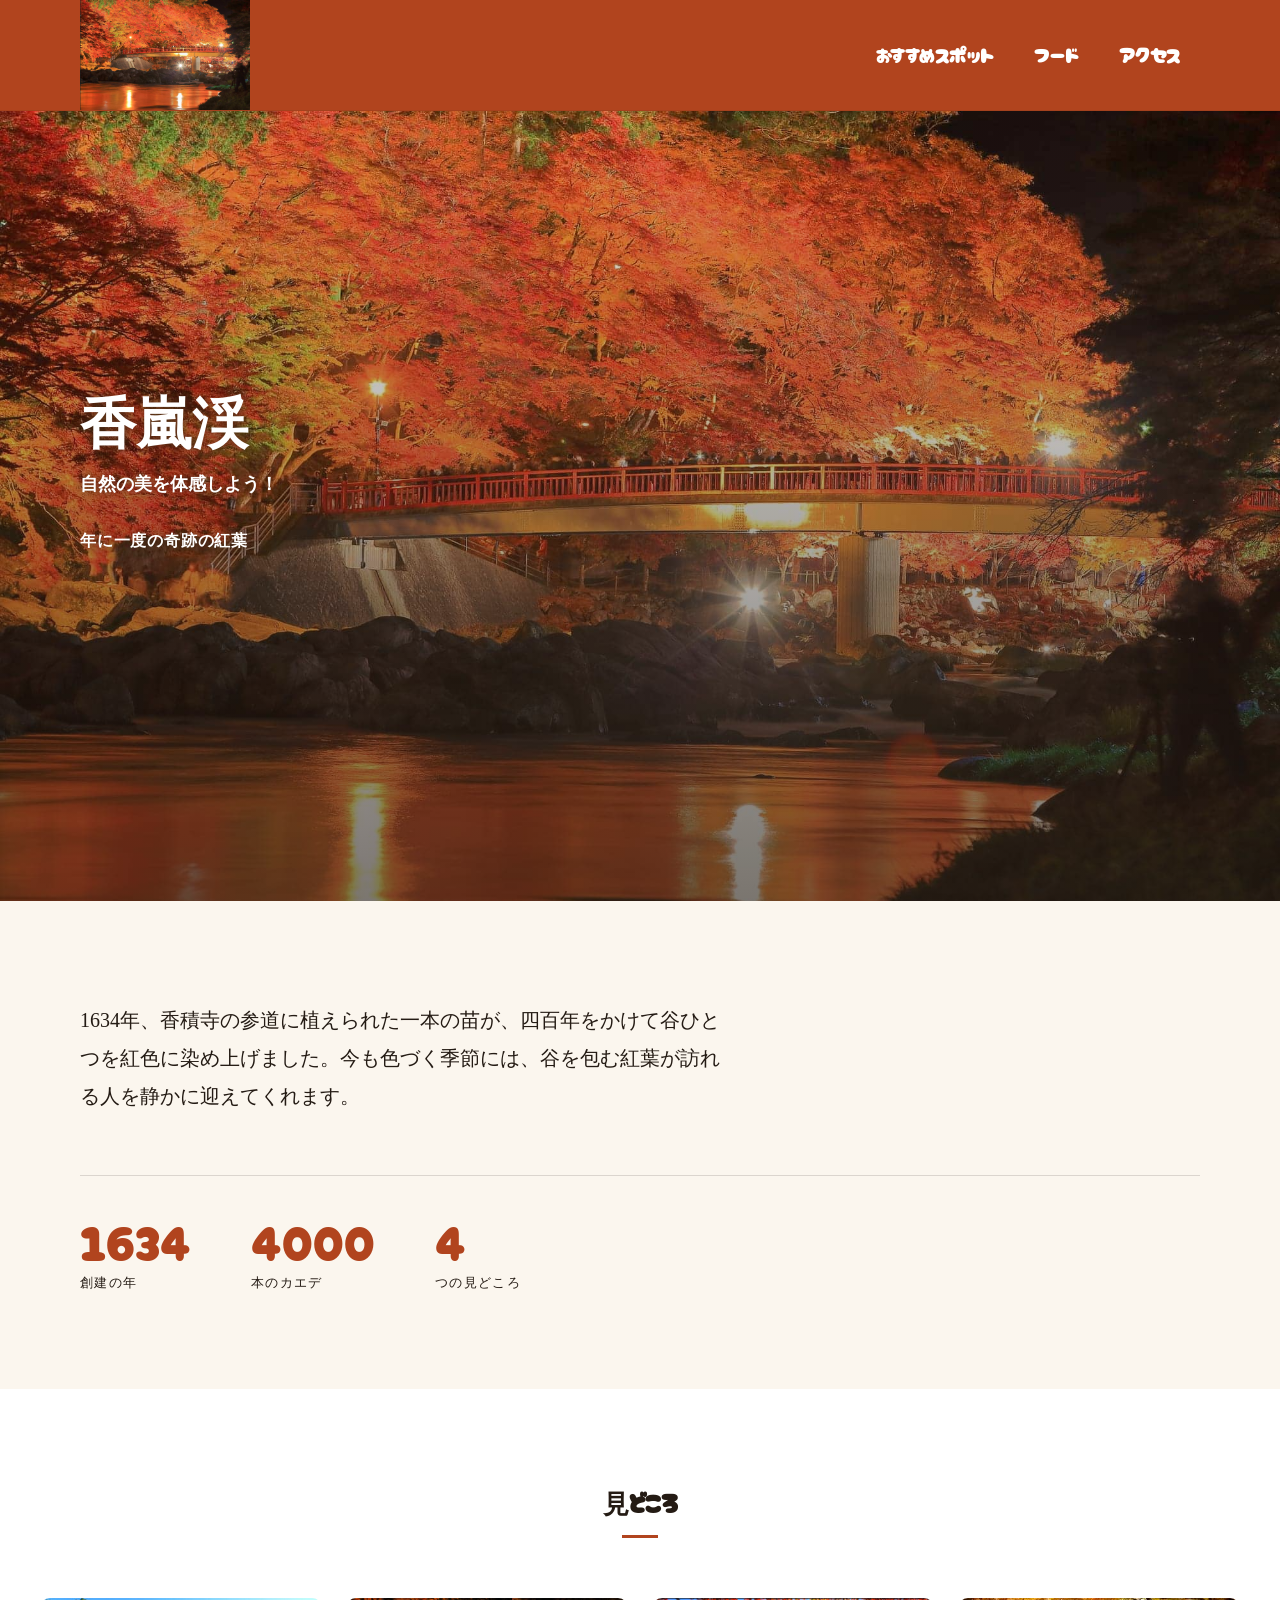
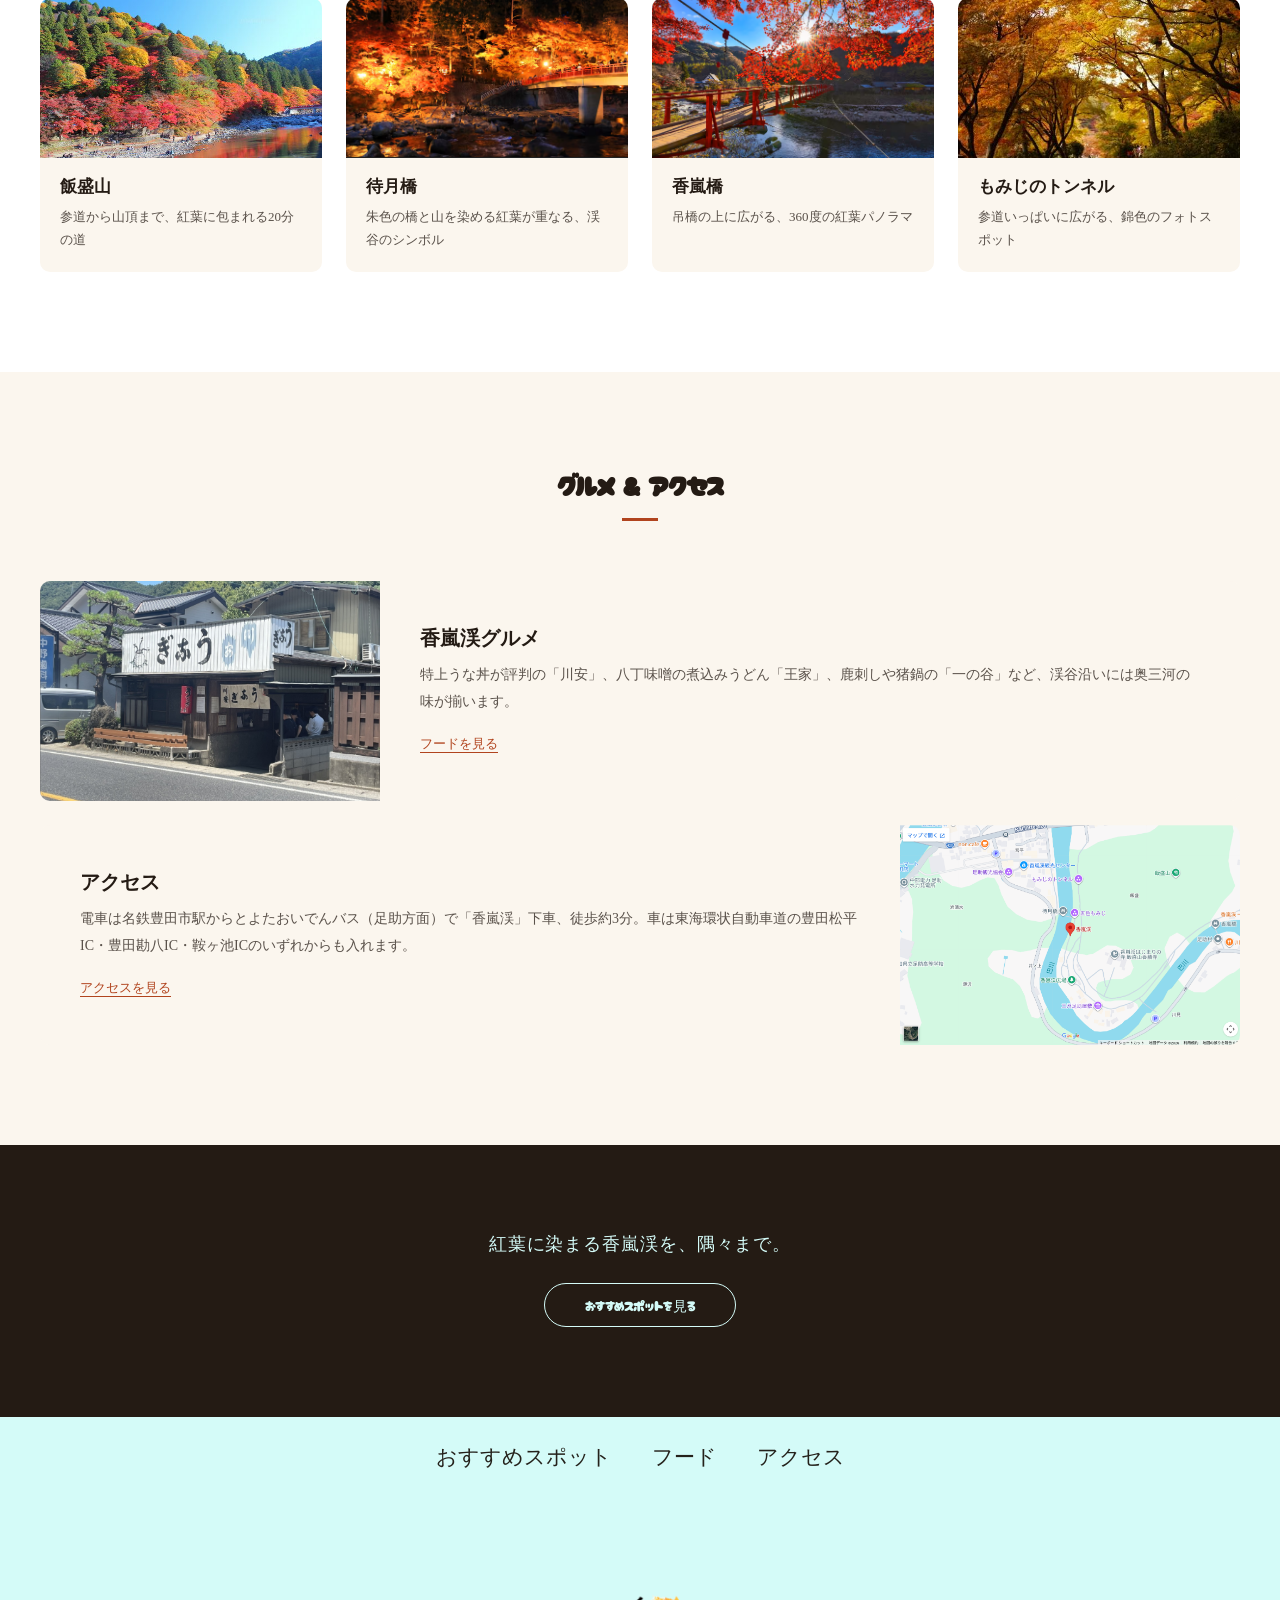
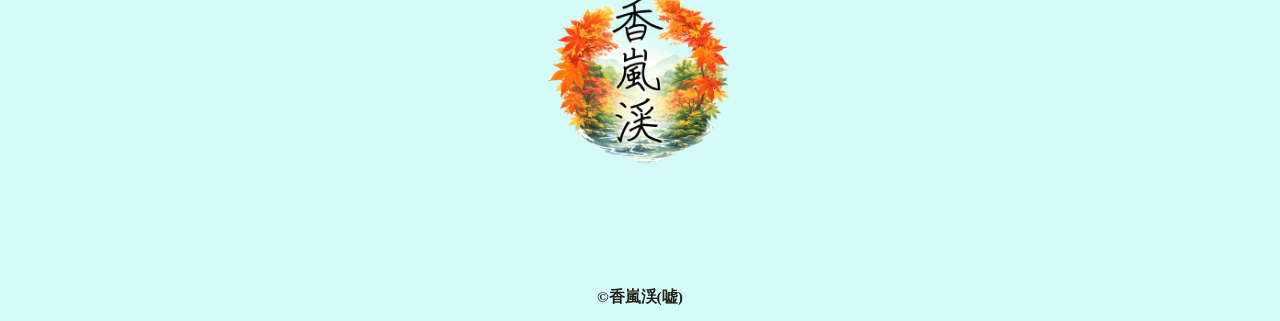
<file: index.html>
<!DOCTYPE html>
<html lang="ja">
    <head>
        <meta charset="UTF-8">
        <title>香嵐渓紹介非公式HP</title>
        <meta name="description" content="香嵐渓紹介非公式HP">
        <meta name="viewport" content="width=device-width">
        <script src="https://ajax.googleapis.com/ajax/libs/jquery/1.11.0/jquery.min.js"></script>
        <script src="js/script.js"></script>
        <link href="css/index.css" rel="stylesheet">
        <link rel="preconnect" href="https://fonts.googleapis.com">
        <link rel="preconnect" href="https://fonts.gstatic.com" crossorigin>
        <link href="https://fonts.googleapis.com/css2?family=Cherry+Bomb+One&display=swap" rel="stylesheet">
    </head>
    <body>
        <header class="header">
            <div class="header-inner">
                <a class="header-logo" href="index.html">
                    <img src="images/common/logo.png" alt="ロゴ">
                </a>
                <button class="toggle-menu-button"></button>
                <div class="header-site-menu">
                    <nav class="site-menu">
                        <ul>
                            <li><a href="spot.html">おすすめスポット</a></li>
                            <li><a href="food.html">フード</a></li>
                            <li><a href="access.html">アクセス</a></li>
                        </ul>
                    </nav>
                </div>
            </div>
        </header>
        <main class="main">
            <div class="first-view">
                <div class="leaves">
                    <span class="leaf"></span>
                    <span class="leaf"></span>
                    <span class="leaf"></span>
                    <span class="leaf"></span>
                    <span class="leaf"></span>
                    <span class="leaf"></span>
                    <span class="leaf"></span>
                </div>
                <div class="first-view-text">
                    <h1>香嵐渓</h1>
                    <p>自然の美を体感しよう！</p>
                    <div class="lead">
                        <p>年に一度の奇跡の紅葉</p>
                    </div>
                </div>
            </div>

            <section class="intro">
                <p class="intro-lead">1634年、香積寺の参道に植えられた一本の苗が、四百年をかけて谷ひとつを紅色に染め上げました。今も色づく季節には、谷を包む紅葉が訪れる人を静かに迎えてくれます。</p>
                <div class="stats">
                    <div class="stat">
                        <span class="stat-num">1634</span>
                        <span class="stat-label">創建の年</span>
                    </div>
                    <div class="stat">
                        <span class="stat-num">4000</span>
                        <span class="stat-label">本のカエデ</span>
                    </div>
                    <div class="stat">
                        <span class="stat-num">4</span>
                        <span class="stat-label">つの見どころ</span>
                    </div>
                </div>
            </section>

            <section class="spots-teaser">
                <h2 class="section-title">見どころ</h2>
                <div class="spot-grid">
                    <a class="spot-card" href="spot.html">
                        <img src="images/spot/iimoriyama.jpg" alt="飯盛山の紅葉">
                        <div class="spot-card-body">
                            <h3>飯盛山</h3>
                            <p>参道から山頂まで、紅葉に包まれる20分の道</p>
                        </div>
                    </a>
                    <a class="spot-card" href="spot.html">
                        <img src="images/spot/taigetsukyo.png" alt="待月橋の紅葉">
                        <div class="spot-card-body">
                            <h3>待月橋</h3>
                            <p>朱色の橋と山を染める紅葉が重なる、渓谷のシンボル</p>
                        </div>
                    </a>
                    <a class="spot-card" href="spot.html">
                        <img src="images/spot/korankyo.png" alt="香嵐橋の紅葉">
                        <div class="spot-card-body">
                            <h3>香嵐橋</h3>
                            <p>吊橋の上に広がる、360度の紅葉パノラマ</p>
                        </div>
                    </a>
                    <a class="spot-card" href="spot.html">
                        <img src="images/spot/momiji-tunnel.jpg" alt="もみじのトンネル">
                        <div class="spot-card-body">
                            <h3>もみじのトンネル</h3>
                            <p>参道いっぱいに広がる、錦色のフォトスポット</p>
                        </div>
                    </a>
                </div>
            </section>

            <section class="info-teaser">
                <h2 class="section-title">グルメ &amp; アクセス</h2>
                <div class="info-grid">
                    <div class="info-card">
                        <img src="images/food/food_1.png" alt="鰻料理店「川安」">
                        <div class="info-card-body">
                            <h3>香嵐渓グルメ</h3>
                            <p>特上うな丼が評判の「川安」、八丁味噌の煮込みうどん「王家」、鹿刺しや猪鍋の「一の谷」など、渓谷沿いには奥三河の味が揃います。</p>
                            <a class="info-link" href="food.html">フードを見る</a>
                        </div>
                    </div>
                    <div class="info-card reverse">
                        <img src="images/index/access-map.png" alt="香嵐渓へのアクセス">
                        <div class="info-card-body">
                            <h3>アクセス</h3>
                            <p>電車は名鉄豊田市駅からとよたおいでんバス（足助方面）で「香嵐渓」下車、徒歩約3分。車は東海環状自動車道の豊田松平IC・豊田勘八IC・鞍ヶ池ICのいずれからも入れます。</p>
                            <a class="info-link" href="access.html">アクセスを見る</a>
                        </div>
                    </div>
                </div>
            </section>

            <section class="cta">
                <p>紅葉に染まる香嵐渓を、隅々まで。</p>
                <a class="cta-button" href="spot.html">おすすめスポットを見る</a>
            </section>
        </main>
        <footer class="footer">
            <nav class="site-menu">
                <ul>
                    <li><a href="spot.html">おすすめスポット</a></li>
                    <li><a href="food.html">フード</a></li>
                    <li><a href="access.html">アクセス</a></li>
                </ul>
            </nav>
            <a class="footer-logo" href="index.html">
                <img src="images/common/logo_footer.png" alt="ロゴ">
            </a>
            <p class="copyright"><small>&copy;香嵐渓(嘘)</small></p>
        </footer>
    </body>
</html>
</file>
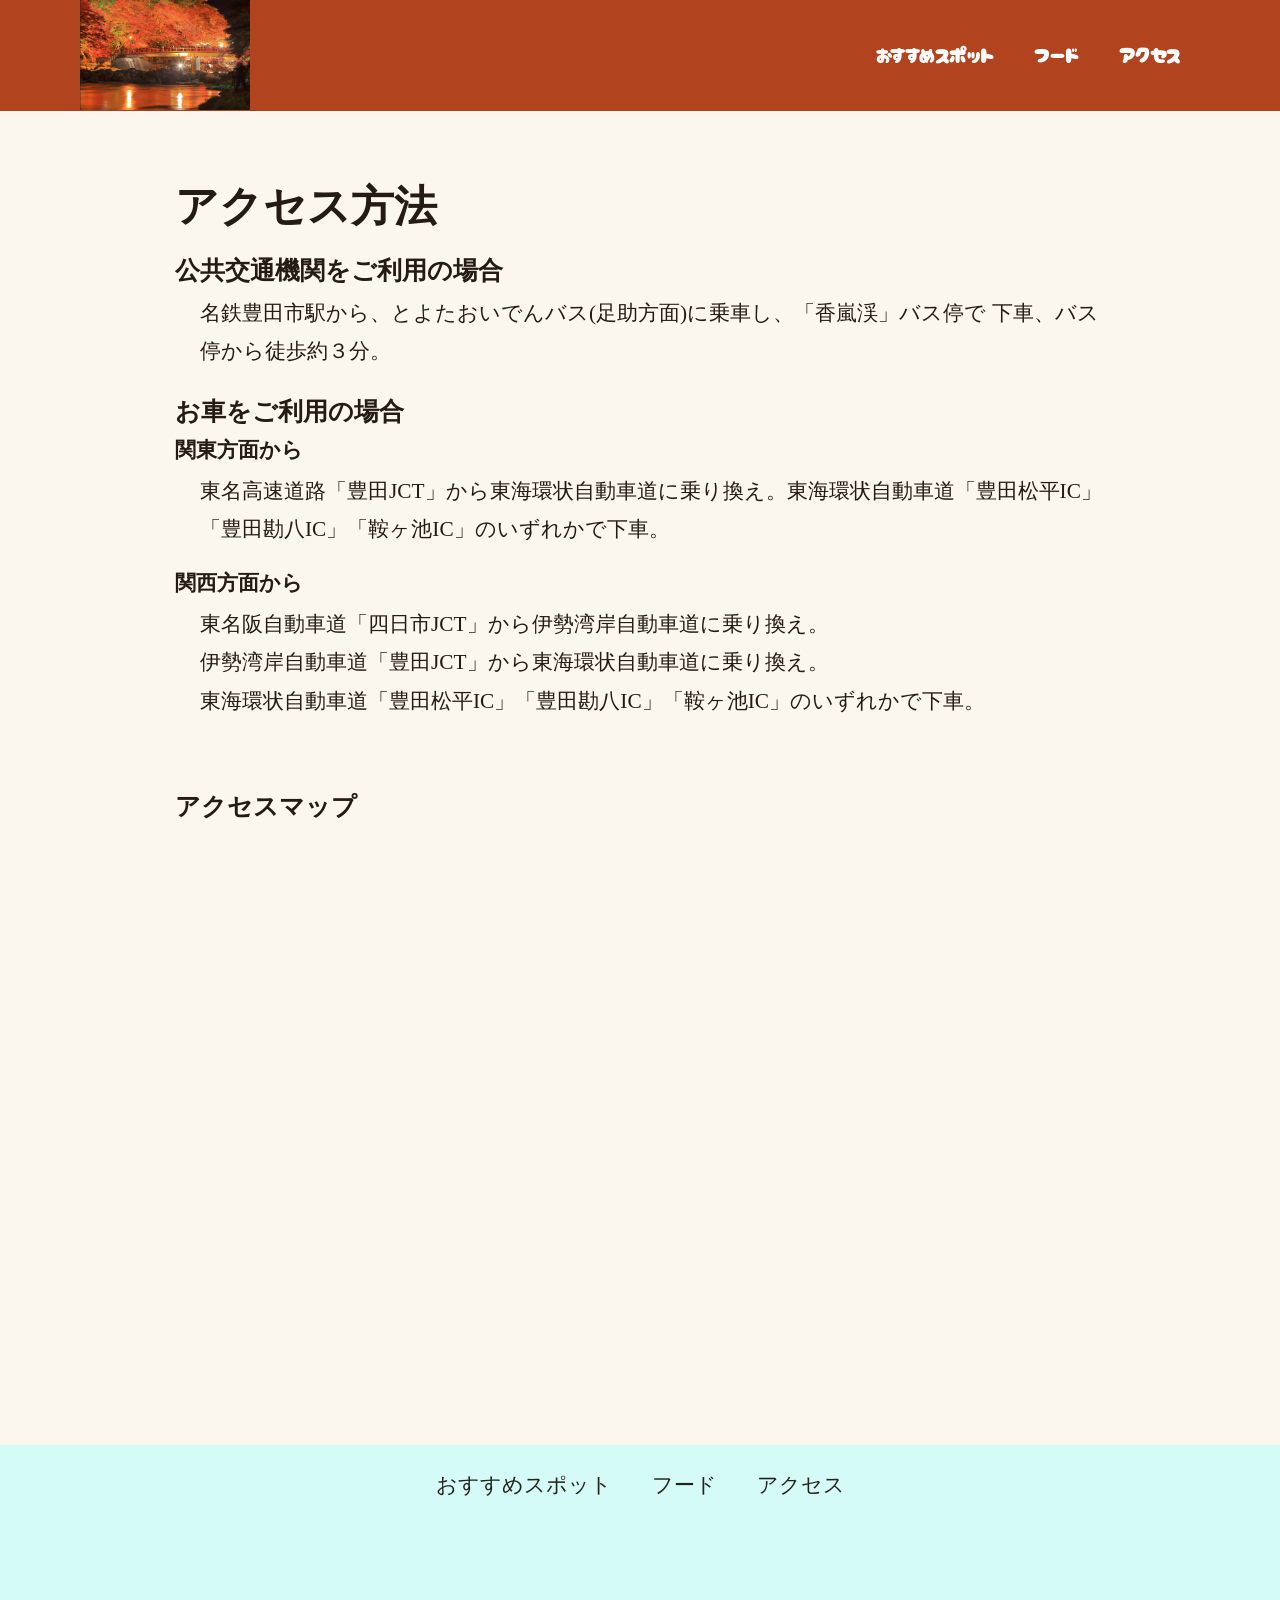
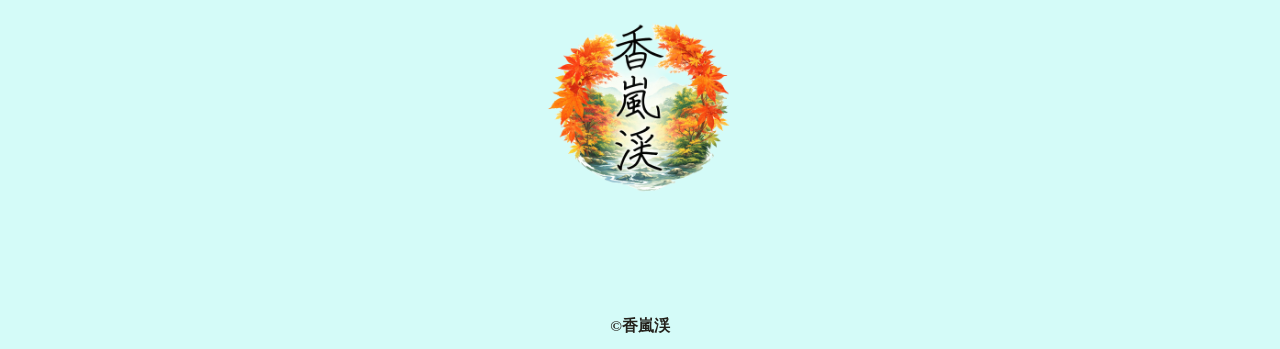
<file: access.html>
<!DOCTYPE html>
<html>
    <head>
        <meta charset="UTF-8">
        <title>香嵐渓へのアクセス</title>
        <meta name="description" content="アクセス">
        <meta name="viewport" content="width=device-width">
        <script src="https://ajax.googleapis.com/ajax/libs/jquery/1.11.0/jquery.min.js"></script>
        <script src="js/script.js"></script>
        <link href="css/common.css" rel="stylesheet">
        <link href="css/access.css" rel="stylesheet">
        <link rel="preconnect" href="https://fonts.googleapis.com">
        <link rel="preconnect" href="https://fonts.gstatic.com" crossorigin>
        <link href="https://fonts.googleapis.com/css2?family=Cherry+Bomb+One&display=swap" rel="stylesheet">    
    </head>
    <body>
        <header class="header">
            <div class="header-inner">
                <a class="header-logo" href="index.html">
                    <img src="images/common/logo.png" alt="ロゴ">
                </a>
                <button class="toggle-menu-button"></button>
                <div class="header-site-menu">
                    <nav class="site-menu">
                        <ul>
                            <li><a href="spot.html">おすすめスポット</a></li>
                            <li><a href="food.html">フード</a></li>
                            <li><a href="access.html">アクセス</a></li>
                        </ul>
                    </nav>
                </div>
            </div>
        </header>
        <main class="main">
            <div class="title">
                <h1>アクセス方法</h1>
                <h3>公共交通機関をご利用の場合</h3>
                <ul>
                    <li>名鉄豊田市駅から、とよたおいでんバス(足助方面)に乗車し、「香嵐渓」バス停で
                    下車、バス停から徒歩約３分。</li>
                </ul>

                <h3>お車をご利用の場合</h3>
                <h4>関東方面から</h4>
                <ul>
                    <li>東名高速道路「豊田JCT」から東海環状自動車道に乗り換え。東海環状自動車道「豊田松平IC」「豊田勘八IC」「鞍ヶ池IC」のいずれかで下車。</li>
                </ul>

                <h4>関西方面から</h4>
                <ul>
                    <li>東名阪自動車道「四日市JCT」から伊勢湾岸自動車道に乗り換え。</li>
                    <li>伊勢湾岸自動車道「豊田JCT」から東海環状自動車道に乗り換え。</li>
                    <li>東海環状自動車道「豊田松平IC」「豊田勘八IC」「鞍ヶ池IC」のいずれかで下車。</li>
                </ul>
            </div>

            <div class="map">
                <h3>アクセスマップ</h3>
                <iframe
                src="https://www.google.com/maps?q=香嵐渓,愛知県豊田市&output=embed"
                style="border:0;"
                allowfullscreen=""
                loading="lazy"
                referrerpolicy="no-referrer-when-downgrade">
</iframe>
            </div>
        </main>
        <footer class="footer">
            <nav class="site-menu">
                <ul>
                    <li><a href="spot.html">おすすめスポット</a></li>
                    <li><a href="food.html">フード</a></li>
                    <li><a href="access.html">アクセス</a></li>
                </ul>
            </nav>
            <a class="footer-logo" href="index.html">
                <img src="images/common/logo_footer.png" alt="ロゴ">
            </a>
            <p class="copyright"><small>&copy;香嵐渓</small></p>
        </footer>
    </body>
</html>
</file>
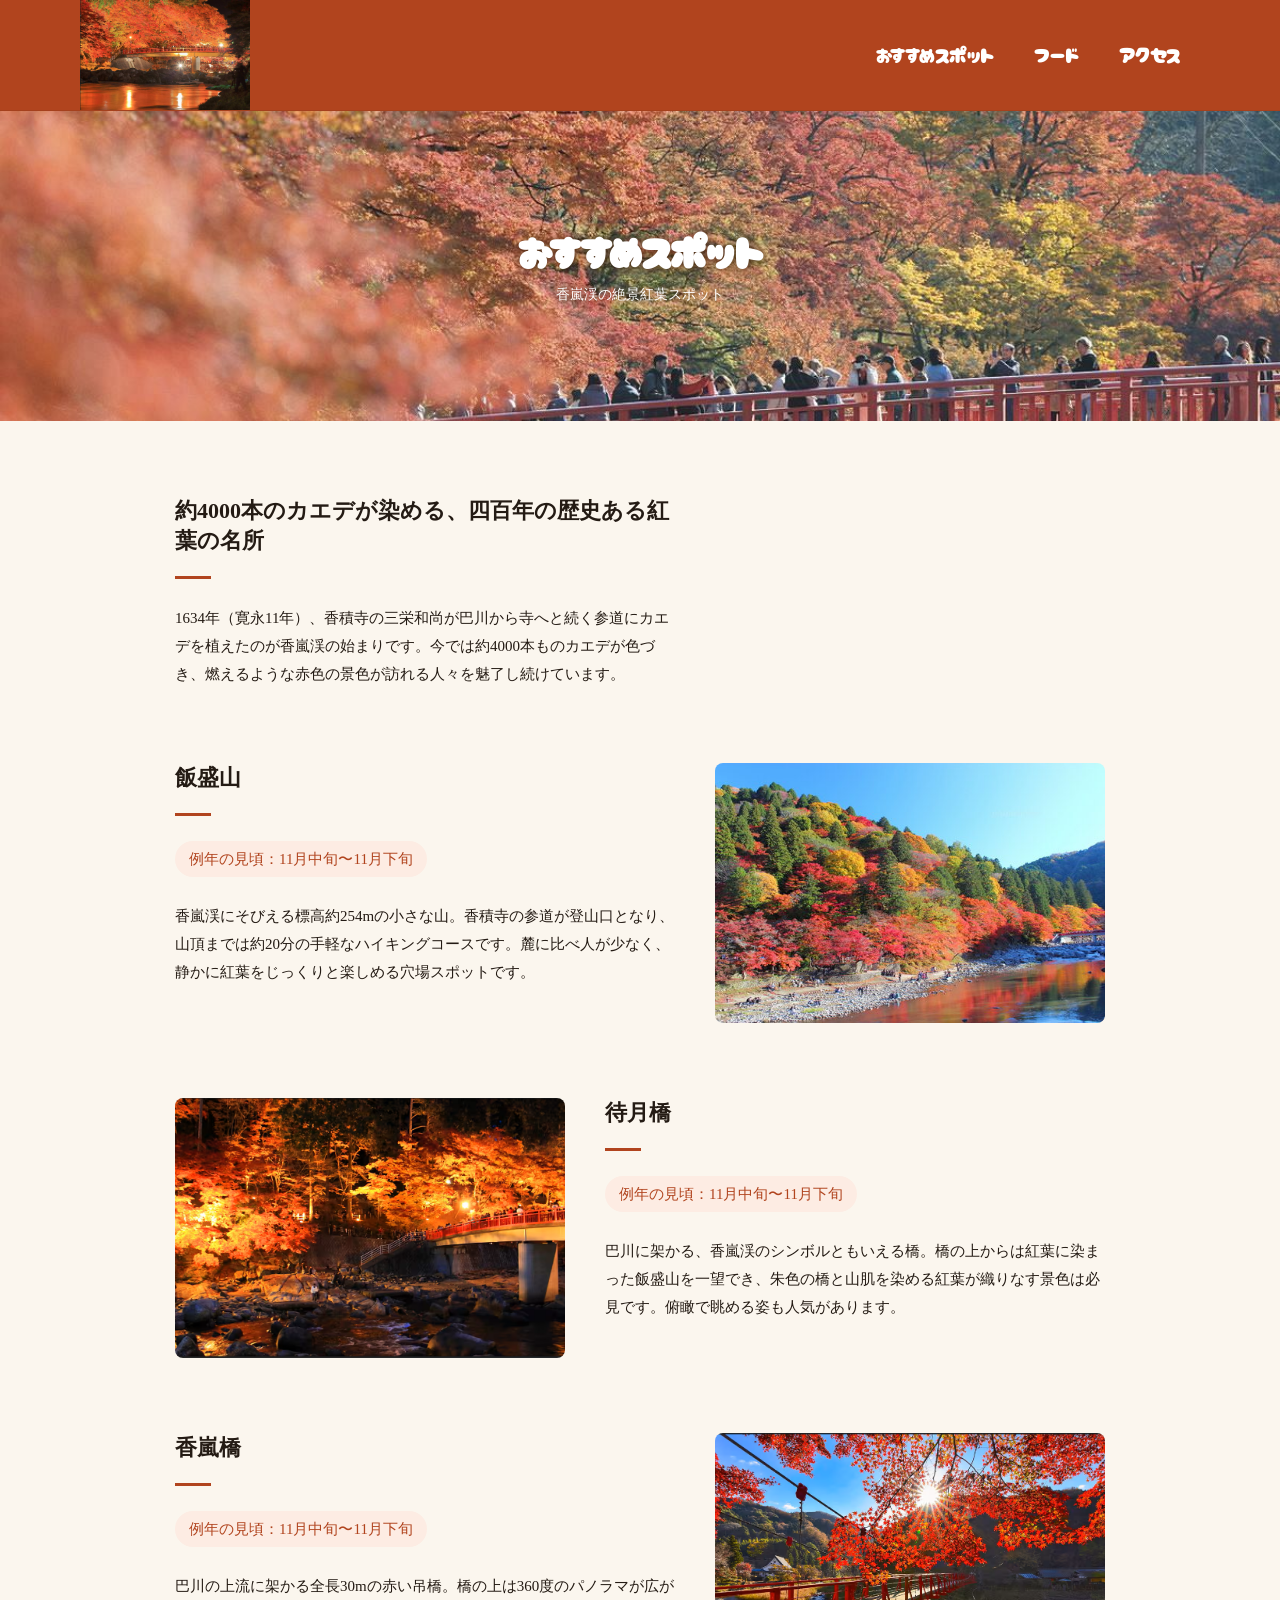
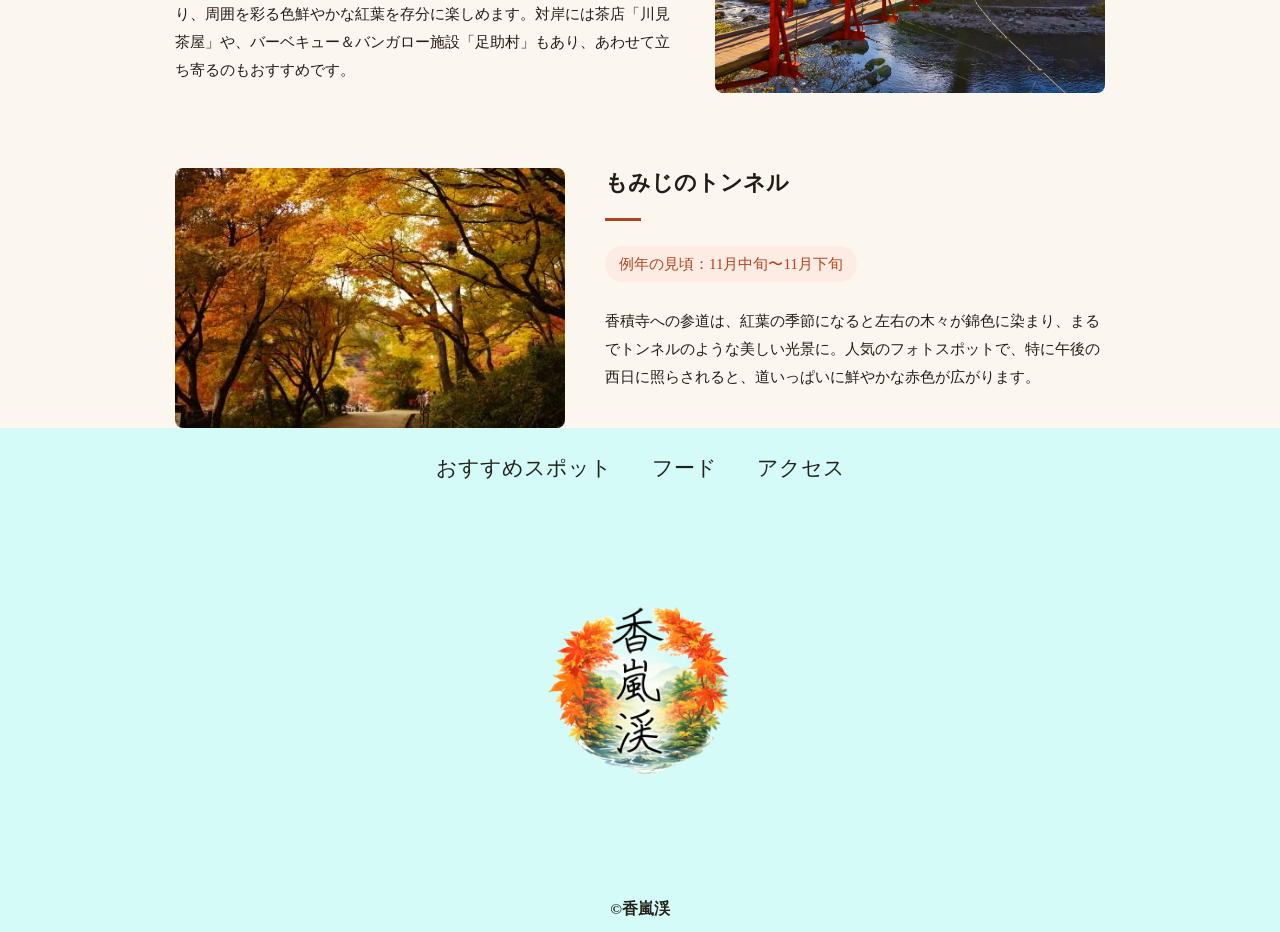
<file: concept.html>
<!DOCTYPE html>
<html lang="ja">
    <head>
        <meta charset="UTF-8">
        <title>香嵐渓 | おすすめ紅葉スポット</title>
        <meta name="description" content="愛知県豊田市足助町にある香嵐渓の紅葉スポットをご紹介。飯盛山、待月橋、香嵐橋、もみじのトンネルなど、約4000本のカエデが彩る絶景をお楽しみください。">
        <meta name="viewport" content="width=device-width">
        <script src="https://ajax.googleapis.com/ajax/libs/jquery/1.11.0/jquery.min.js"></script>
        <script src="js/script.js"></script>
        <link href="css/common.css" rel="stylesheet">
        <link href="css/concept.css" rel="stylesheet">
        <link rel="preconnect" href="https://fonts.googleapis.com">
        <link rel="preconnect" href="https://fonts.gstatic.com" crossorigin>
        <link href="https://fonts.googleapis.com/css2?family=Cherry+Bomb+One&display=swap" rel="stylesheet">
    </head>
    <body>
        <header class="header">
            <div class="header-inner">
                <a class="header-logo" href="index.html">
                    <img src="images/common/logo.png" alt="香嵐渓 ロゴ">
                </a>
                <button class="toggle-menu-button"></button>
                <div class="header-site-menu">
                    <nav class="site-menu">
                        <ul>
                            <li><a href="concept.html">おすすめスポット</a></li>
                            <li><a href="members.html">フード</a></li>
                            <li><a href="access.html">アクセス</a></li>
                        </ul>
                    </nav>
                </div>
            </div>
        </header>

        <main class="main">
            <div class="title">
                <h1>おすすめスポット</h1>
                <p>香嵐渓の絶景紅葉スポット</p>
            </div>

            <div class="feature">
                <div class="feature-text">
                    <h2>約4000本のカエデが染める、四百年の歴史ある紅葉の名所</h2>
                    <p>1634年（寛永11年）、香積寺の三栄和尚が巴川から寺へと続く参道にカエデを植えたのが香嵐渓の始まりです。今では約4000本ものカエデが色づき、燃えるような赤色の景色が訪れる人々を魅了し続けています。</p>
                </div>
            </div>

            <div class="feature reverse">
                <div class="feature-image">
                    <img src="images/concept/iimoriyama.jpg" alt="飯盛山の紅葉">
                </div>
                <div class="feature-text">
                    <h2>飯盛山</h2>
                    <p class="season">例年の見頃：11月中旬〜11月下旬</p>
                    <p>香嵐渓にそびえる標高約254mの小さな山。香積寺の参道が登山口となり、山頂までは約20分の手軽なハイキングコースです。麓に比べ人が少なく、静かに紅葉をじっくりと楽しめる穴場スポットです。</p>
                </div>
            </div>

            <div class="feature">
                <div class="feature-image">
                    <img src="images/concept/taigetsukyo.png" alt="待月橋の紅葉">
                </div>
                <div class="feature-text">
                    <h2>待月橋</h2>
                    <p class="season">例年の見頃：11月中旬〜11月下旬</p>
                    <p>巴川に架かる、香嵐渓のシンボルともいえる橋。橋の上からは紅葉に染まった飯盛山を一望でき、朱色の橋と山肌を染める紅葉が織りなす景色は必見です。俯瞰で眺める姿も人気があります。</p>
                </div>
            </div>

            <div class="feature reverse">
                <div class="feature-image">
                    <img src="images/concept/korankyo.png" alt="香嵐橋の紅葉">
                </div>
                <div class="feature-text">
                    <h2>香嵐橋</h2>
                    <p class="season">例年の見頃：11月中旬〜11月下旬</p>
                    <p>巴川の上流に架かる全長30mの赤い吊橋。橋の上は360度のパノラマが広がり、周囲を彩る色鮮やかな紅葉を存分に楽しめます。対岸には茶店「川見茶屋」や、バーベキュー＆バンガロー施設「足助村」もあり、あわせて立ち寄るのもおすすめです。</p>
                </div>
            </div>

            <div class="feature">
                <div class="feature-image">
                    <img src="images/concept/momiji-tunnel.jpg" alt="もみじのトンネル">
                </div>
                <div class="feature-text">
                    <h2>もみじのトンネル</h2>
                    <p class="season">例年の見頃：11月中旬〜11月下旬</p>
                    <p>香積寺への参道は、紅葉の季節になると左右の木々が錦色に染まり、まるでトンネルのような美しい光景に。人気のフォトスポットで、特に午後の西日に照らされると、道いっぱいに鮮やかな赤色が広がります。</p>
                </div>
            </div>
        </main>

        <footer class="footer">
            <nav class="site-menu">
                <ul>
                    <li><a href="concept.html">おすすめスポット</a></li>
                    <li><a href="members.html">フード</a></li>
                    <li><a href="access.html">アクセス</a></li>
                </ul>
            </nav>
            <a class="footer-logo" href="index.html">
                <img src="images/common/logo_footer.png" alt="ロゴ">
            </a>
            <p class="copyright"><small>&copy;香嵐渓</small></p>
        </footer>
    </body>
</html>
</file>
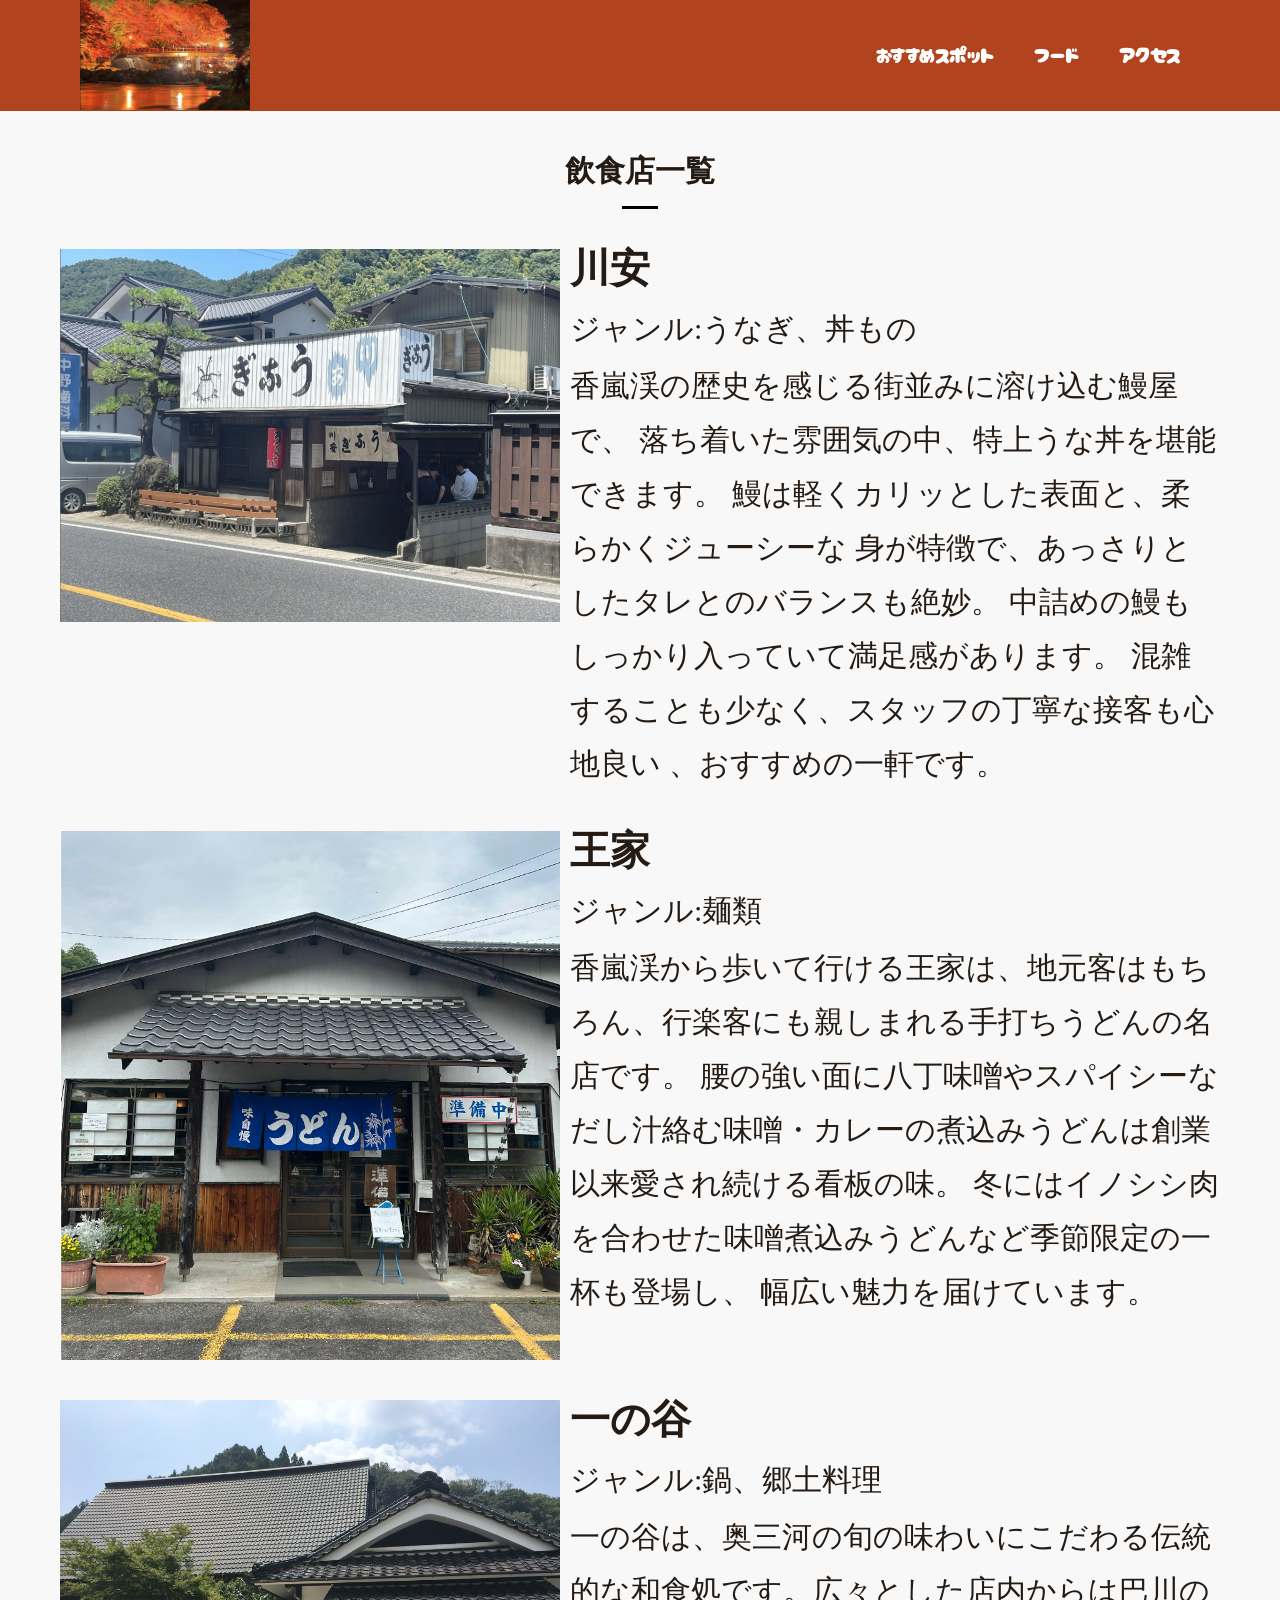
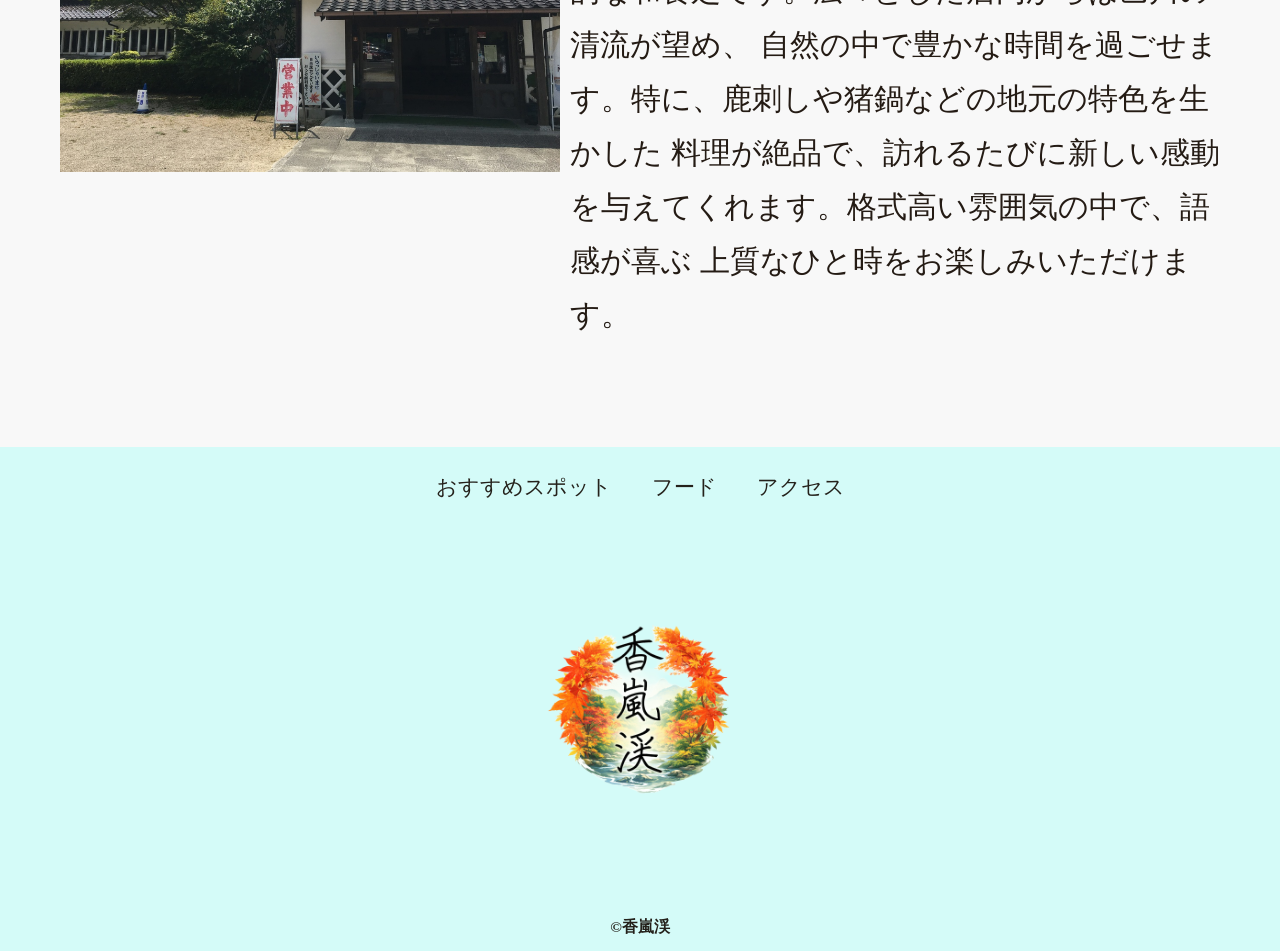
<file: food.html>
<!DOCTYPE html>
<html>
    <head>
        <meta charset="UTF-8">
        <title>香嵐渓</title>
        <meta name="description" content="フード">
        <meta name="viewport" content="width=device-width">
        <script src="https://ajax.googleapis.com/ajax/libs/jquery/1.11.0/jquery.min.js"></script>
        <script src="js/script.js"></script>
        <link href="css/common.css" rel="stylesheet">
        <link href="css/food.css" rel="stylesheet">
        <link rel="preconnect" href="https://fonts.googleapis.com">
        <link rel="preconnect" href="https://fonts.gstatic.com" crossorigin>
        <link href="https://fonts.googleapis.com/css2?family=Cherry+Bomb+One&display=swap" rel="stylesheet">    
    </head>
    <body>
        <header class="header">
            <div class="header-inner">
                <a class="header-logo" href="index.html">
                    <img src="images/common/logo.png" alt="ロゴ">
                </a>
                <button class="toggle-menu-button"></button>
                <div class="header-site-menu">
                    <nav class="site-menu">
                        <ul>
                            <li><a href="spot.html">おすすめスポット</a></li>
                            <li><a href="food.html">フード</a></li>
                            <li><a href="access.html">アクセス</a></li>
                        </ul>
                    </nav>
                </div>
            </div>
        </header>
        <main class="main">
            <div class="members">
                <h2>飲食店一覧</h2>
                <ul class="member-list">
                    <li>
                        <img src="images/food/food_1.png" alt="川安">
                        <div class="text-box">
                    <dl>
                        <dt>川安</dt>
                        <dd>ジャンル:うなぎ、丼もの</dd>
                    </dl>
                    <p class="speciality">
                        香嵐渓の歴史を感じる街並みに溶け込む鰻屋で、
                        落ち着いた雰囲気の中、特上うな丼を堪能できます。
                        鰻は軽くカリッとした表面と、柔らかくジューシーな
                        身が特徴で、あっさりとしたタレとのバランスも絶妙。
                        中詰めの鰻もしっかり入っていて満足感があります。
                        混雑することも少なく、スタッフの丁寧な接客も心地良い
                        、おすすめの一軒です。
                    </p>
                </div>
            </li>

                    <li>
                        <img src="images/food/food_2.png" alt="王家">
                        <div class="text-box">
                    <dl>
                        <dt>王家</dt>
                        <dd>ジャンル:麺類</dd>
                    </dl>
                        
                    <p class="speciality">香嵐渓から歩いて行ける王家は、地元客はもちろん、行楽客にも親しまれる手打ちうどんの名店です。
                            腰の強い面に八丁味噌やスパイシーなだし汁絡む味噌・カレーの煮込みうどんは創業以来愛され続ける看板の味。
                            冬にはイノシシ肉を合わせた味噌煮込みうどんなど季節限定の一杯も登場し、
                            幅広い魅力を届けています。

                    </p>
                </div>
            </li>
                    <li>
                        <img src="images/food/food_3 (2).png" alt="一の谷">
                        <div class="text-box">
                            <dl>
                                <dt>一の谷</dt>
                                <dd>ジャンル:鍋、郷土料理</dd>
                            </dl>
                            <p class="speciality">一の谷は、奥三河の旬の味わいにこだわる伝統的な和食処です。広々とした店内からは巴川の清流が望め、
                                自然の中で豊かな時間を過ごせます。特に、鹿刺しや猪鍋などの地元の特色を生かした
                                料理が絶品で、訪れるたびに新しい感動を与えてくれます。格式高い雰囲気の中で、語感が喜ぶ
                                上質なひと時をお楽しみいただけます。</p>
                        </div>
                    </li>
                </ul>
            </div>
        </main>
        <footer class="footer">
            <nav class="site-menu">
                <ul>
                    <li><a href="spot.html">おすすめスポット</a></li>
                    <li><a href="food.html">フード</a></li>
                    <li><a href="access.html">アクセス</a></li>
                </ul>
            </nav>
            <a class="footer-logo" href="index.html">
                <img src="images/common/logo_footer.png" alt="ロゴ">
            </a>
            <p class="copyright"><small>&copy;香嵐渓</small></p>
        </footer>
    </body>
</html>
</file>
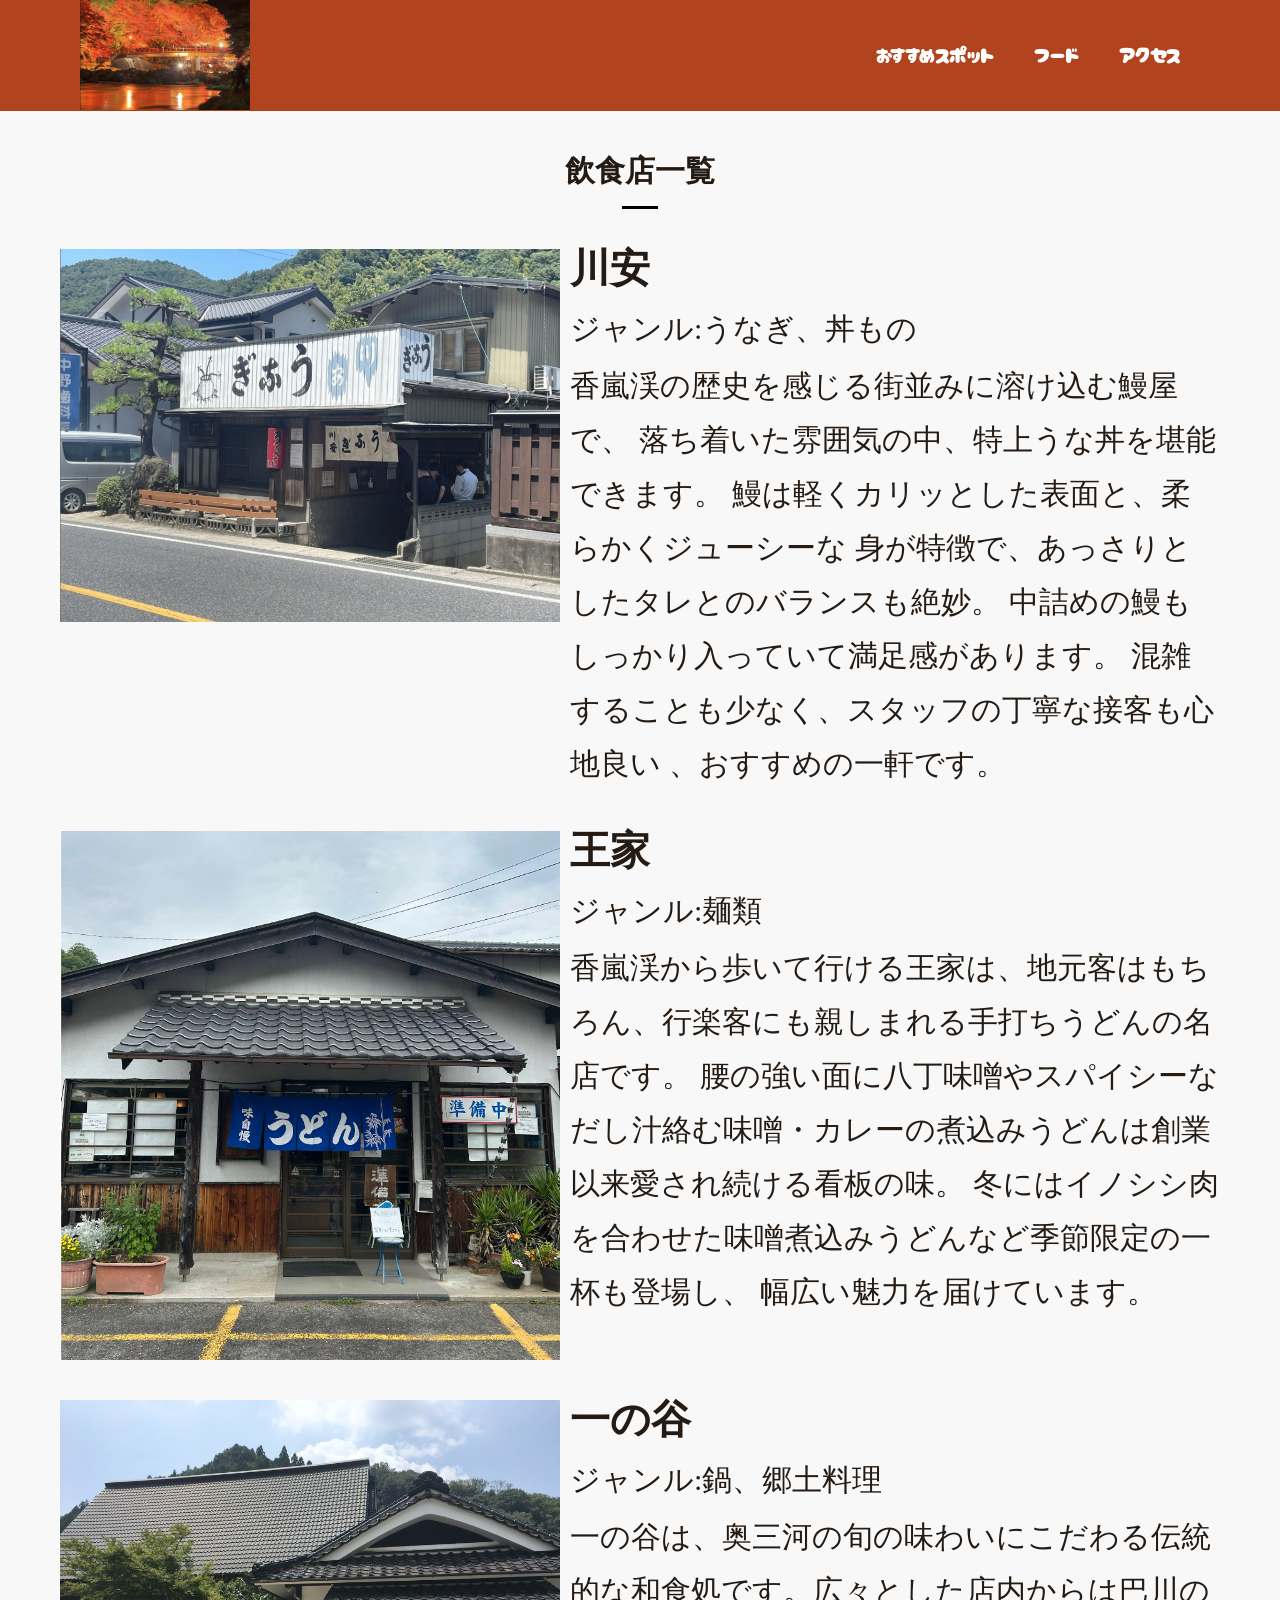
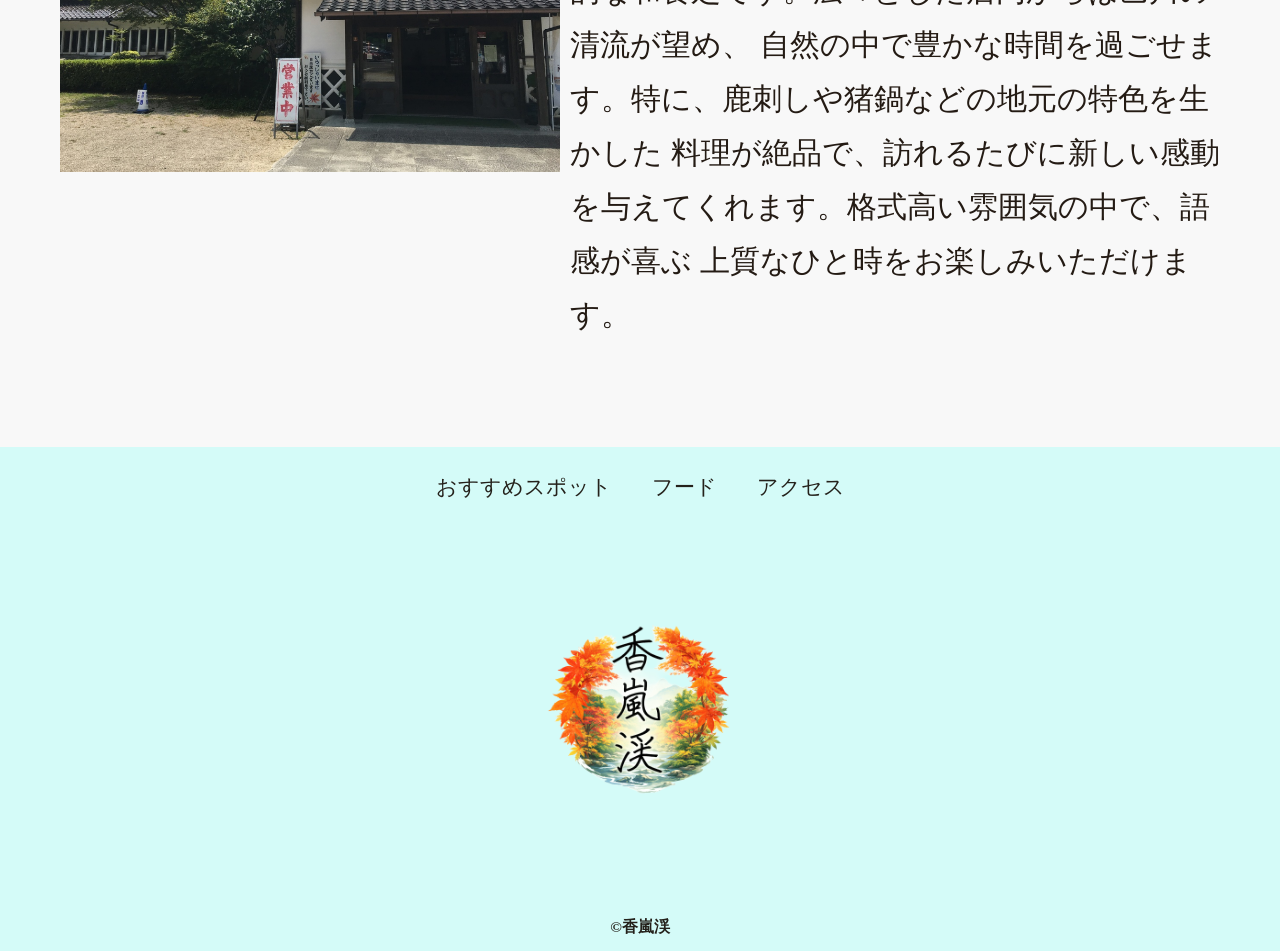
<file: members.html>
<!DOCTYPE html>
<html>
    <head>
        <meta charset="UTF-8">
        <title>香嵐渓</title>
        <meta name="description" content="フード">
        <meta name="viewport" content="width=device-width">
        <script src="https://ajax.googleapis.com/ajax/libs/jquery/1.11.0/jquery.min.js"></script>
        <script src="js/script.js"></script>
        <link href="css/common.css" rel="stylesheet">
        <link href="css/members.css" rel="stylesheet">
        <link rel="preconnect" href="https://fonts.googleapis.com">
        <link rel="preconnect" href="https://fonts.gstatic.com" crossorigin>
        <link href="https://fonts.googleapis.com/css2?family=Cherry+Bomb+One&display=swap" rel="stylesheet">    
    </head>
    <body>
        <header class="header">
            <div class="header-inner">
                <a class="header-logo" href="index.html">
                    <img src="images/common/logo.png" alt="ロゴ">
                </a>
                <button class="toggle-menu-button"></button>
                <div class="header-site-menu">
                    <nav class="site-menu">
                        <ul>
                            <li><a href="concept.html">おすすめスポット</a></li>
                            <li><a href="members.html">フード</a></li>
                            <li><a href="access.html">アクセス</a></li>
                        </ul>
                    </nav>
                </div>
            </div>
        </header>
        <main class="main">
            <div class="members">
                <h2>飲食店一覧</h2>
                <ul class="member-list">
                    <li>
                        <img src="images/members/food_1.png" alt="川安">
                        <div class="text-box">
                    <dl>
                        <dt>川安</dt>
                        <dd>ジャンル:うなぎ、丼もの</dd>
                    </dl>
                    <p class="speciality">
                        香嵐渓の歴史を感じる街並みに溶け込む鰻屋で、
                        落ち着いた雰囲気の中、特上うな丼を堪能できます。
                        鰻は軽くカリッとした表面と、柔らかくジューシーな
                        身が特徴で、あっさりとしたタレとのバランスも絶妙。
                        中詰めの鰻もしっかり入っていて満足感があります。
                        混雑することも少なく、スタッフの丁寧な接客も心地良い
                        、おすすめの一軒です。
                    </p>
                </div>
            </li>

                    <li>
                        <img src="images/members/food_2.png" alt="王家">
                        <div class="text-box">
                    <dl>
                        <dt>王家</dt>
                        <dd>ジャンル:麺類</dd>
                    </dl>
                        
                    <p class="speciality">香嵐渓から歩いて行ける王家は、地元客はもちろん、行楽客にも親しまれる手打ちうどんの名店です。
                            腰の強い面に八丁味噌やスパイシーなだし汁絡む味噌・カレーの煮込みうどんは創業以来愛され続ける看板の味。
                            冬にはイノシシ肉を合わせた味噌煮込みうどんなど季節限定の一杯も登場し、
                            幅広い魅力を届けています。

                    </p>
                </div>
            </li>
                    <li>
                        <img src="images/members/food_3 (2).png" alt="一の谷">
                        <div class="text-box">
                            <dl>
                                <dt>一の谷</dt>
                                <dd>ジャンル:鍋、郷土料理</dd>
                            </dl>
                            <p class="speciality">一の谷は、奥三河の旬の味わいにこだわる伝統的な和食処です。広々とした店内からは巴川の清流が望め、
                                自然の中で豊かな時間を過ごせます。特に、鹿刺しや猪鍋などの地元の特色を生かした
                                料理が絶品で、訪れるたびに新しい感動を与えてくれます。格式高い雰囲気の中で、語感が喜ぶ
                                上質なひと時をお楽しみいただけます。
                        </div>
                    </li>
                </ul>
            </div>
        </main>
        <footer class="footer">
            <nav class="site-menu">
                <ul>
                    <li><a href="concept.html">おすすめスポット</a></li>
                    <li><a href="members.html">フード</a></li>
                    <li><a href="access.html">アクセス</a></li>
                </ul>
            </nav>
            <a class="footer-logo" href="index.html">
                <img src="images/common/logo_footer.png" alt="ロゴ">
            </a>
            <p class="copyright"><small>&copy;香嵐渓</small></p>
        </footer>
    </body>
</html>
</file>
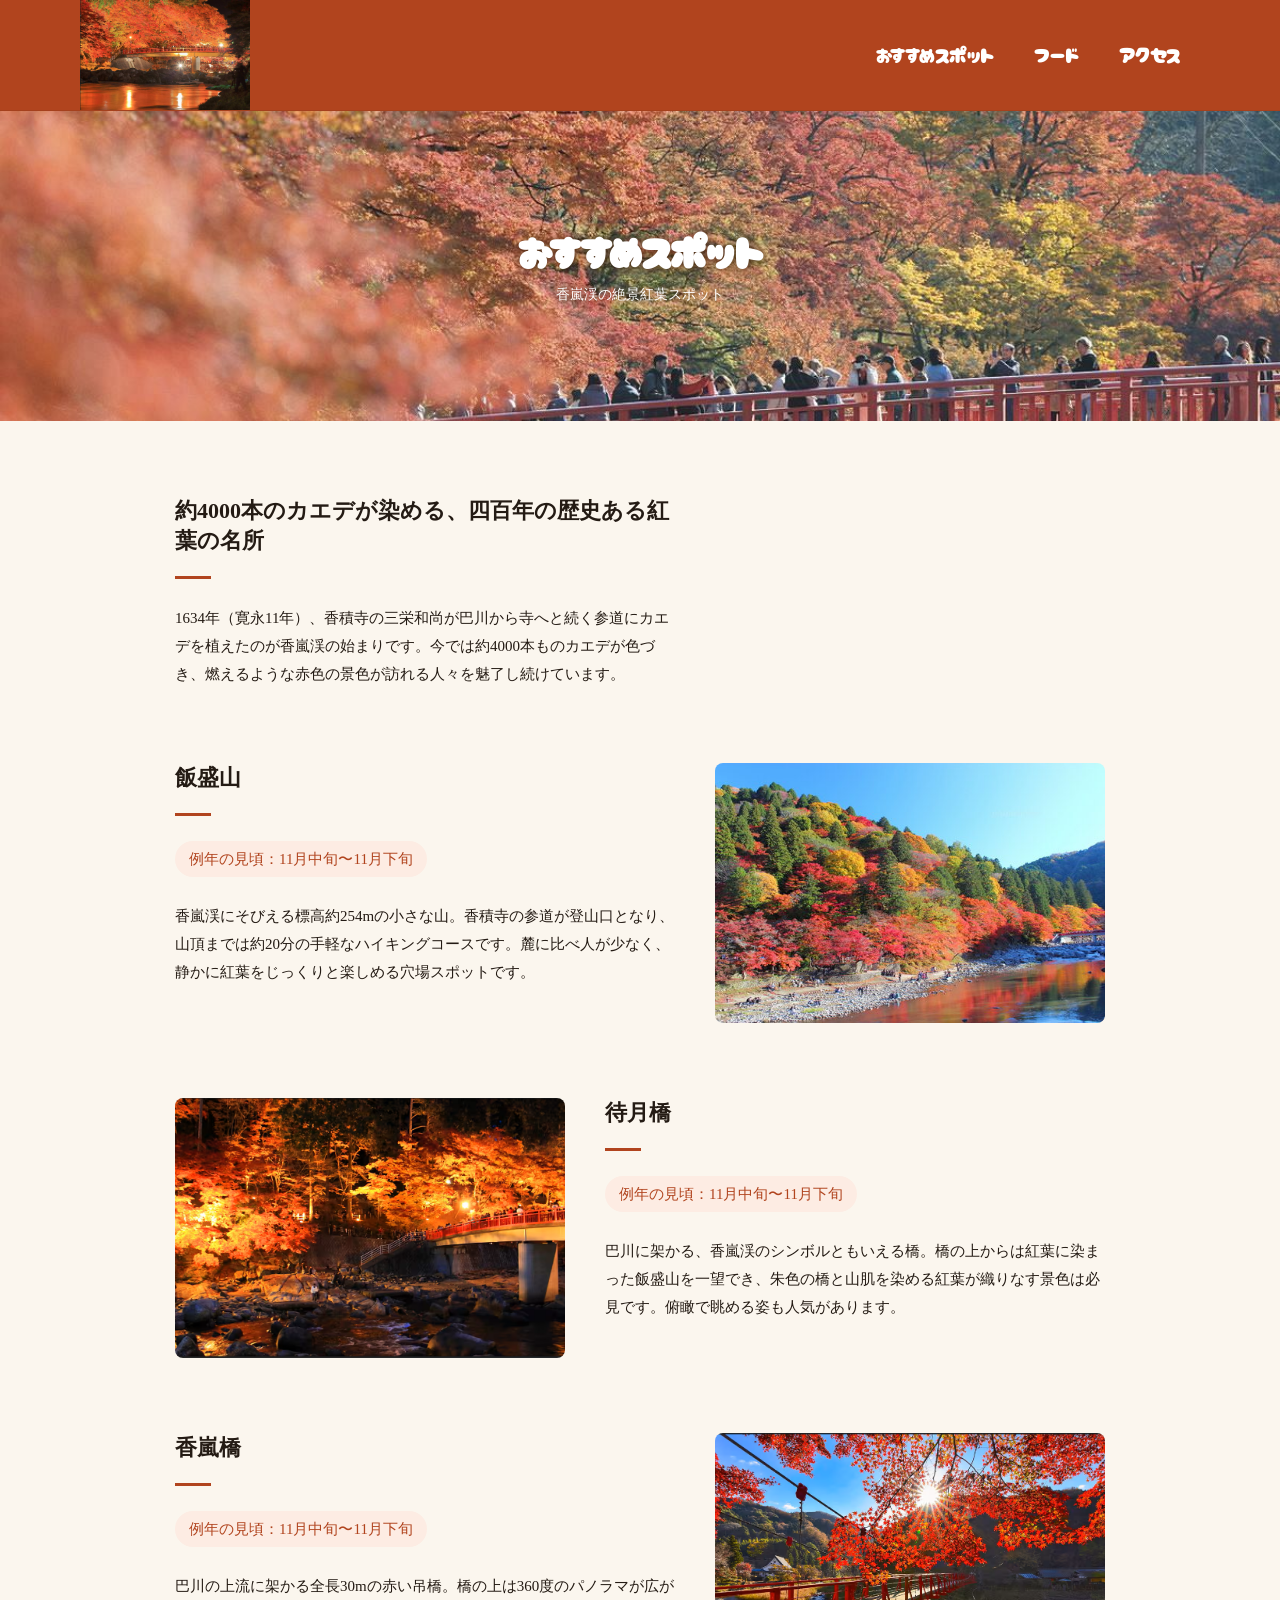
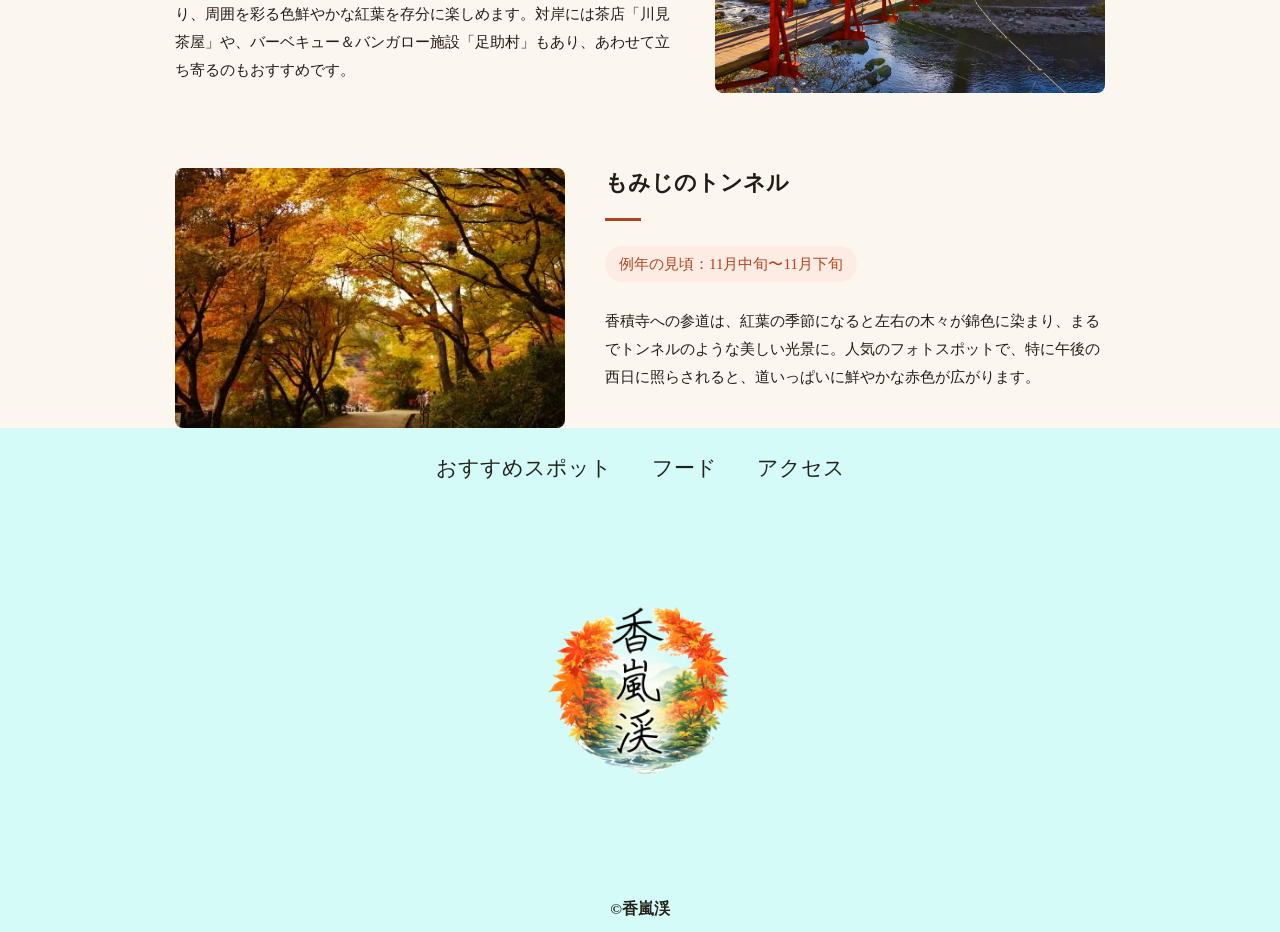
<file: spot.html>
<!DOCTYPE html>
<html lang="ja">
    <head>
        <meta charset="UTF-8">
        <title>香嵐渓 | おすすめ紅葉スポット</title>
        <meta name="description" content="愛知県豊田市足助町にある香嵐渓の紅葉スポットをご紹介。飯盛山、待月橋、香嵐橋、もみじのトンネルなど、約4000本のカエデが彩る絶景をお楽しみください。">
        <meta name="viewport" content="width=device-width">
        <script src="https://ajax.googleapis.com/ajax/libs/jquery/1.11.0/jquery.min.js"></script>
        <script src="js/script.js"></script>
        <link href="css/common.css" rel="stylesheet">
        <link href="css/spot.css" rel="stylesheet">
        <link rel="preconnect" href="https://fonts.googleapis.com">
        <link rel="preconnect" href="https://fonts.gstatic.com" crossorigin>
        <link href="https://fonts.googleapis.com/css2?family=Cherry+Bomb+One&display=swap" rel="stylesheet">
    </head>
    <body>
        <header class="header">
            <div class="header-inner">
                <a class="header-logo" href="index.html">
                    <img src="images/common/logo.png" alt="香嵐渓 ロゴ">
                </a>
                <button class="toggle-menu-button"></button>
                <div class="header-site-menu">
                    <nav class="site-menu">
                        <ul>
                            <li><a href="spot.html">おすすめスポット</a></li>
                            <li><a href="food.html">フード</a></li>
                            <li><a href="access.html">アクセス</a></li>
                        </ul>
                    </nav>
                </div>
            </div>
        </header>

        <main class="main">
            <div class="title">
                <h1>おすすめスポット</h1>
                <p>香嵐渓の絶景紅葉スポット</p>
            </div>

            <div class="feature">
                <div class="feature-text">
                    <h2>約4000本のカエデが染める、四百年の歴史ある紅葉の名所</h2>
                    <p>1634年（寛永11年）、香積寺の三栄和尚が巴川から寺へと続く参道にカエデを植えたのが香嵐渓の始まりです。今では約4000本ものカエデが色づき、燃えるような赤色の景色が訪れる人々を魅了し続けています。</p>
                </div>
            </div>

            <div class="feature reverse">
                <div class="feature-image">
                    <img src="images/spot/iimoriyama.jpg" alt="飯盛山の紅葉">
                </div>
                <div class="feature-text">
                    <h2>飯盛山</h2>
                    <p class="season">例年の見頃：11月中旬〜11月下旬</p>
                    <p>香嵐渓にそびえる標高約254mの小さな山。香積寺の参道が登山口となり、山頂までは約20分の手軽なハイキングコースです。麓に比べ人が少なく、静かに紅葉をじっくりと楽しめる穴場スポットです。</p>
                </div>
            </div>

            <div class="feature">
                <div class="feature-image">
                    <img src="images/spot/taigetsukyo.png" alt="待月橋の紅葉">
                </div>
                <div class="feature-text">
                    <h2>待月橋</h2>
                    <p class="season">例年の見頃：11月中旬〜11月下旬</p>
                    <p>巴川に架かる、香嵐渓のシンボルともいえる橋。橋の上からは紅葉に染まった飯盛山を一望でき、朱色の橋と山肌を染める紅葉が織りなす景色は必見です。俯瞰で眺める姿も人気があります。</p>
                </div>
            </div>

            <div class="feature reverse">
                <div class="feature-image">
                    <img src="images/spot/korankyo.png" alt="香嵐橋の紅葉">
                </div>
                <div class="feature-text">
                    <h2>香嵐橋</h2>
                    <p class="season">例年の見頃：11月中旬〜11月下旬</p>
                    <p>巴川の上流に架かる全長30mの赤い吊橋。橋の上は360度のパノラマが広がり、周囲を彩る色鮮やかな紅葉を存分に楽しめます。対岸には茶店「川見茶屋」や、バーベキュー＆バンガロー施設「足助村」もあり、あわせて立ち寄るのもおすすめです。</p>
                </div>
            </div>

            <div class="feature">
                <div class="feature-image">
                    <img src="images/spot/momiji-tunnel.jpg" alt="もみじのトンネル">
                </div>
                <div class="feature-text">
                    <h2>もみじのトンネル</h2>
                    <p class="season">例年の見頃：11月中旬〜11月下旬</p>
                    <p>香積寺への参道は、紅葉の季節になると左右の木々が錦色に染まり、まるでトンネルのような美しい光景に。人気のフォトスポットで、特に午後の西日に照らされると、道いっぱいに鮮やかな赤色が広がります。</p>
                </div>
            </div>
        </main>

        <footer class="footer">
            <nav class="site-menu">
                <ul>
                    <li><a href="spot.html">おすすめスポット</a></li>
                    <li><a href="food.html">フード</a></li>
                    <li><a href="access.html">アクセス</a></li>
                </ul>
            </nav>
            <a class="footer-logo" href="index.html">
                <img src="images/common/logo_footer.png" alt="ロゴ">
            </a>
            <p class="copyright"><small>&copy;香嵐渓</small></p>
        </footer>
    </body>
</html>
</file>
<file: css/index.css>
@charset "utf-8";

:root {
    --ink: #241b14;
    --paper: #fbf6ee;
    --maple: #b1441e;
    --maple-deep: #7a2c12;
    --mist: #d4fbf8;
    --gold: #c98a2c;
}

*,
::before,
::after {
    padding: 0;
    margin: 0;
    box-sizing: border-box;
}

ul, ol {
    list-style: none;
}

a {
    color: inherit;
    text-decoration: none;
}

/* 日本語フォントを本文に適用 */
body {
    font-family: 'Noto Serif JP', serif;
    font-size: 16pt;
    color: var(--ink);
    line-height: 1;
    background-color: var(--paper);
}

img {
    max-width: 100%;
}

nav.floating {
    position: absolute;
    top: 100px;
    left: 50px;
    background-color: #d0d0d0;
}

/* ===== header ===== */
.header {
    background-color: var(--maple);
    border-bottom: 1px solid rgba(36, 27, 20, 0.08);
}

.header-inner {
    max-width: 1200px;
    height: 110px;
    margin-left: auto;
    margin-right: auto;
    padding-left: 40px;
    padding-right: 40px;
    display: flex;
    justify-content: space-between;
    align-items: center;
}

.toggle-menu-button {
    display: none;
}

.header-logo {
    display: block;
    width: 170px;
}

.site-menu ul {
    display: flex;
}

.site-menu ul li {
    margin-left: 20px;
    margin-right: 20px;
}

.header .site-menu ul li a {
    font-family: 'Cherry Bomb One', 'Noto Serif JP', serif;
    font-weight: 400;
    color: #ffffff;
}

.header .site-menu ul li a:hover {
    color: var(--mist);
}

/* ===== hero ===== */
.first-view {
    position: relative;
    height: calc(100vh - 110px);
    background-image: url(../images/index/bg_main.jpg);
    background-repeat: no-repeat;
    background-position: center center;
    background-size: cover;
    display: flex;
    align-items: center;
    overflow: hidden;
}

.first-view::before {
    content: '';
    position: absolute;
    inset: 0;
    background: linear-gradient(180deg, rgba(36, 27, 20, 0.1) 0%, rgba(36, 27, 20, 0.6) 100%);
}

.first-view-text {
    position: relative;
    z-index: 2;
    width: 100%;
    max-width: 1200px;
    margin-left: auto;
    margin-right: auto;
    padding-left: 40px;
    padding-bottom: 80px;
    color: #ffffff;
    font-weight: bold;
    text-shadow: 1px 1px 10px #4b2c14;
}

.first-view-text h1 {
    font-family: 'Cherry Bomb One', 'Noto Serif JP', serif;
    font-size: 56px;
    line-height: 72px;
}

.first-view-text p {
    font-size: 18px;
    margin-top: 20px;
}

.lead {
    max-width: 1200px;
    margin-top: 40px;
}

.lead p {
    font-size: 16px;
    letter-spacing: 0.05em;
}

/* 舞い落ちる紅葉の葉（サイン要素） */
.leaves {
    position: absolute;
    inset: 0;
    z-index: 1;
    pointer-events: none;
}

.leaf {
    position: absolute;
    top: -40px;
    width: 14px;
    height: 14px;
    background: var(--maple);
    border-radius: 0% 100% 0% 100%;
    opacity: 0.85;
    animation: fall linear infinite;
}

.leaf:nth-child(1) { left: 8%;  background: var(--maple);      animation-duration: 11s; animation-delay: 0s; }
.leaf:nth-child(2) { left: 22%; background: var(--gold);       animation-duration: 14s; animation-delay: 2s; width: 10px; height: 10px; }
.leaf:nth-child(3) { left: 38%; background: var(--maple-deep); animation-duration: 9s;  animation-delay: 4s; }
.leaf:nth-child(4) { left: 55%; background: var(--maple);      animation-duration: 13s; animation-delay: 1s; width: 18px; height: 18px; }
.leaf:nth-child(5) { left: 70%; background: var(--gold);       animation-duration: 10s; animation-delay: 5s; width: 11px; height: 11px; }
.leaf:nth-child(6) { left: 85%; background: var(--maple-deep); animation-duration: 12s; animation-delay: 3s; }
.leaf:nth-child(7) { left: 95%; background: var(--maple);      animation-duration: 15s; animation-delay: 6s; width: 12px; height: 12px; }

@keyframes fall {
    from { transform: translateY(-10%) rotate(0deg); }
    to   { transform: translateY(110vh) rotate(340deg); }
}

@media (prefers-reduced-motion: reduce) {
    .leaf { animation: none; display: none; }
}

/* ===== intro / stats ===== */
.intro {
    max-width: 1200px;
    margin: 100px auto;
    padding-left: 40px;
    padding-right: 40px;
}

.intro-lead {
    font-size: 20px;
    line-height: 1.9;
    max-width: 640px;
}

.stats {
    display: flex;
    gap: 60px;
    margin-top: 60px;
    padding-top: 40px;
    border-top: 1px solid rgba(36, 27, 20, 0.15);
}

.stat {
    display: flex;
    flex-direction: column;
}

.stat-num {
    font-family: 'Cherry Bomb One', 'Noto Serif JP', serif;
    font-size: 48px;
    color: var(--maple);
    line-height: 1;
}

.stat-label {
    font-size: 13px;
    letter-spacing: 0.1em;
    margin-top: 12px;
    color: var(--ink);
}

/* ===== spots teaser ===== */
.spots-teaser {
    background-color: #ffffff;
    padding: 100px 40px;
}

.section-title {
    font-family: 'Cherry Bomb One', 'Noto Serif JP', serif;
    font-size: 26px;
    text-align: center;
}

.section-title::after {
    content: '';
    display: block;
    width: 36px;
    height: 3px;
    background-color: var(--maple);
    margin: 20px auto 0;
}

.spot-grid {
    max-width: 1200px;
    margin: 60px auto 0;
    display: grid;
    grid-template-columns: repeat(4, 1fr);
    gap: 24px;
}

.spot-card {
    display: block;
    background-color: var(--paper);
    border-radius: 10px;
    overflow: hidden;
    transition: transform 0.25s ease, box-shadow 0.25s ease;
}

.spot-card:hover {
    transform: translateY(-6px);
    box-shadow: 0 16px 30px rgba(36, 27, 20, 0.15);
}

.spot-card img {
    width: 100%;
    height: 160px;
    object-fit: cover;
    display: block;
}

.spot-card-body {
    padding: 20px;
}

.spot-card-body h3 {
    font-size: 17px;
    font-weight: bold;
}

.spot-card-body p {
    font-size: 13px;
    line-height: 1.8;
    margin-top: 10px;
    color: rgba(36, 27, 20, 0.75);
}

/* ===== food / access info cards ===== */
.info-teaser {
    padding: 100px 40px;
}

.info-grid {
    max-width: 1200px;
    margin: 60px auto 0;
    display: flex;
    flex-direction: column;
    gap: 24px;
}

.info-card {
    display: flex;
    background-color: var(--paper);
    border-radius: 10px;
    overflow: hidden;
}

.info-card.reverse {
    flex-direction: row-reverse;
}

.info-card img {
    width: 340px;
    height: 220px;
    object-fit: cover;
    flex-shrink: 0;
}

.info-card-body {
    padding: 40px;
    display: flex;
    flex-direction: column;
    justify-content: center;
}

.info-card-body h3 {
    font-size: 20px;
    font-weight: bold;
}

.info-card-body p {
    font-size: 14px;
    line-height: 1.9;
    margin-top: 14px;
    color: rgba(36, 27, 20, 0.75);
}

.info-link {
    display: inline-block;
    margin-top: 22px;
    font-size: 13px;
    color: var(--maple);
    border-bottom: 1px solid var(--maple);
    padding-bottom: 2px;
    width: fit-content;
}

@media (max-width: 800px) {
    .info-card,
    .info-card.reverse {
        flex-direction: column;
    }

    .info-card img {
        width: 100%;
        height: 200px;
    }
}

/* ===== CTA ===== */
.cta {
    background-color: var(--ink);
    color: var(--mist);
    text-align: center;
    padding: 90px 40px;
}

.cta p {
    font-size: 18px;
    letter-spacing: 0.05em;
}

.cta-button {
    display: inline-block;
    margin-top: 30px;
    padding: 14px 40px;
    border: 1px solid var(--mist);
    border-radius: 999px;
    font-family: 'Cherry Bomb One', 'Noto Serif JP', serif;
    font-size: 14px;
    transition: background-color 0.25s ease, color 0.25s ease;
}

.cta-button:hover {
    background-color: var(--mist);
    color: var(--ink);
}

/* ===== footer ===== */
.footer {
    color: #24211b;
    background-color: var(--mist);
    padding-top: 30px;
    padding-bottom: 15px;
    display: flex;
    flex-direction: column;
    align-items: center;
}

.footer-logo {
    display: block;
    width: 235px;
    margin-top: 90px;
}

.copyright {
    font-size: 14pt;
    font-weight: bold;
    margin-top: 90px;
}

/* ===== responsive ===== */
@media (max-width: 800px) {
    .site-menu ul {
        display: block;
        text-align: center;
    }

    .site-menu li {
        margin-top: 20px;
    }

    .header {
        position: fixed;
        top: 0;
        left: 0;
        right: 0;
        background-color: var(--maple);
        height: 50px;
        z-index: 10;
        box-shadow: 0 3px 6px rgba(0, 0, 0, 0.1);
    }

    .header-inner {
        padding-left: 20px;
        padding-right: 20px;
        height: 100%;
        position: relative;
    }

    .header-site-menu {
        position: absolute;
        top: 100%;
        left: 0;
        right: 0;
        color: #ffffff;
        background-color: var(--maple-deep);
        padding-top: 30px;
        padding-bottom: 50px;
        display: none;
    }

    .header-site-menu.is-show {
        display: block;
    }

    .header-logo {
        width: 100px;
    }

    .main {
        padding-top: 50px;
    }

    .first-view-text h1 {
        font-size: 40px;
        line-height: 52px;
    }

    .stats {
        flex-wrap: wrap;
        gap: 30px;
    }

    .spot-grid {
        grid-template-columns: 1fr 1fr;
    }

    .footer-logo {
        margin-top: 60px;
    }

    .copyright {
        margin-top: 50px;
    }

    .toggle-menu-button {
        display: block;
        width: 44px;
        height: 34px;
        background-image: url(../images/common/icon-menu.png);
        background-size: 50%;
        background-position: center;
        background-repeat: no-repeat;
        background-color: transparent;
        border: none;
        border-radius: 0;
        outline: none;
    }
}

@media (max-width: 500px) {
    .spot-grid {
        grid-template-columns: 1fr;
    }
}
</file>
<file: css/common.css>
@charset "utf-8";

:root {
    --ink: #241b14;
    --paper: #fbf6ee;
    --maple: #b1441e;
    --maple-deep: #7a2c12;
    --mist: #d4fbf8;
    --gold: #c98a2c;
}

nav.floating {
    position: absolute;
    top: 100px;
    left: 50px;
    background-color: #d0d0d0;
}

.first-view {
    height: calc(100vh - 110px);
    background-image: url(../images/index/bg_main.jpg);
    background-repeat: no-repeat;
    background-position: center center;
    background-size: cover;
    display: flex;
    align-items: center;
}

.first-view-text {
    width: 100%;
    max-width: 1200px;
    margin-left: auto;
    margin-right: auto;
    padding-left: 40px;
    padding-bottom: 80px;
    color: #ffffff;
    font-weight: bold;
    text-shadow: 1px 1px 10px #4b2c14;
}

.first-view-text h1 {
    font-family: "Montserrat", sans-serif;
    font-size: 56px;
    line-height: 72px;
}

.first-view-text p {
    font-size: 18px;
    margin-top: 20px;
}

.lead {
    max-width: 1200px;
    margin: 60px auto;
}

*,
::before,
::after {
    padding: 0;
    margin: 0;
    box-sizing: border-box;
}

ul, ol {
    list-style: none;
}

a {
    color: inherit;
    text-decoration: none;
}

/* 日本語フォントを本文に適用 */
body {
    font-family: 'Noto Serif JP', serif;
    font-size: 16pt;
    color: var(--ink);
    line-height: 1;
    background-color: var(--paper);
}

/* タイトルは Cherry Bomb One + 日本語フォント */
.first-view-text h1 {
    font-family: 'Cherry Bomb One', 'Noto Serif JP', serif;
    font-size: 56px;
    line-height: 72px;
}

img {
    max-width: 100%;
}

/* ===== header（全ページ共通） ===== */
.header {
    background-color: var(--maple);
    border-bottom: 1px solid rgba(36, 27, 20, 0.08);
}

.header-inner {
    max-width: 1200px;
    height: 110px;
    margin-left: auto;
    margin-right: auto;
    padding-left: 40px;
    padding-right: 40px;
    display: flex;
    justify-content: space-between;
    align-items: center;
}

.toggle-menu-button {
    display: none;
}

.header-logo {
    display: block;
    width: 170px;
}

.site-menu ul {
    display: flex;
}

.site-menu ul li {
    margin-left: 20px;
    margin-right: 20px;
}

.header .site-menu ul li a {
    font-family: 'Cherry Bomb One', 'Noto Serif JP', serif;
    font-weight: 400;
    color: #ffffff;
}

.header .site-menu ul li a:hover {
    color: var(--mist);
}


@media (max-width: 800px) {
    .site-menu ul {
        display: block;
        text-align: center;
    }

    .site-menu li {
        margin-top: 20px;
    }

    .header {
        position: fixed;
        top: 0;
        left: 0;
        right: 0;
        background-color: var(--maple);
        height: 50px;
        z-index: 10;
        box-shadow: 0 3px 6px rgba(0, 0, 0, 0.1);
    }

    .header-inner {
        padding-left: 20px;
        padding-right: 20px;
        height: 100%;
        position: relative;
    }

    .header-site-menu {
        position: absolute;
        top: 100%;
        left: 0;
        right: 0;
        color: #ffffff;
        background-color: var(--maple-deep);
        padding-top: 30px;
        padding-bottom: 50px;
        display: none;
    }

    .header-site-menu.is-show {
        display: block;
    }

    .header-logo {
        width: 100px;
    }

    .main {
        padding-top: 50px;
    }

    .footer-logo {
        margin-top: 60px;
    }

    .copyright {
        margin-top: 50px;
    }

    .toggle-menu-button {
        display: block;
        width: 44px;
        height: 34px;
        background-image: url(../images/common/icon-menu.png);
        background-size: 50%;
        background-position: center;
        background-repeat: no-repeat;
        background-color: transparent;
        border: none;
        border-radius: 0;
        outline: none;
    }
}

/* ===== footer（全ページ共通） ===== */
.footer {
    color: #24211b;
    background-color: var(--mist);
    padding-top: 30px;
    padding-bottom: 15px;
    display: flex;
    flex-direction: column;
    align-items: center;
}

.footer-logo {
    display: block;
    width: 235px;
    margin-top: 90px;
}

.copyright {
    font-size: 14pt;
    font-weight: bold;
    margin-top: 90px;
}
</file>
<file: css/access.css>
.title {
    width: 930px;
    max-width: 90%;
    margin-top: 75px;
    margin-left: auto;
    margin-right: auto;

}

.map {
    width: 930px;
    max-width: 90%;
    margin-top: 75px;
    margin-left: auto;
    margin-right: auto;
}

.map iframe {
    display: block;
    width: 100%;
    height: 600px;
    margin-top: 25px;
}

.title ul {
    margin: 10px 0 25px 25px;
    line-height: 1.8;
}

.title h3 {
    margin-top: 30px;
}

.title h4 {
    margin: 15px 0 10px;
}
</file>
<file: css/concept.css>
@charset "utf-8";

.title {
    height: 310px;
    background-image: url(../images/concept/bg-main.jpg);
    background-repeat: no-repeat;
    background-position: center center;
    background-size: cover;
    display: flex;
    flex-direction: column;
    justify-content: center;
    align-items: center;
    color: #ffffff;
    text-shadow: 1px 1px 10px #4b2c14;
}

.title h1 {
    font-family: 'Cherry Bomb One', 'Noto Serif JP', serif;
    font-size: 32pt;
    font-weight: bold;
}

.title p {
    font-size: 14px;
    margin-top: 15px;
}

.feature {
    display: flex;
    flex-direction: row;
    justify-content: space-between;
    width: 930px;
    max-width: 90%;
    margin-top: 75px;
    margin-left: auto;
    margin-right: auto;
    align-items: flex-start;
}

.reverse {
    flex-direction: row-reverse;
}

.feature-image {
    width: 390px;
    max-width: 90%;
    flex-shrink: 0;
    margin-right: 40px;
}

.reverse .feature-image {
    margin-right: 0;
    margin-left: 40px;
}

.feature-image img {
    width: 100%;
    height: 260px;
    object-fit: cover;
    border-radius: 8px;
    display: block;
}

.feature-text {
    max-width: 500px;
}

.feature-text h2 {
    font-size: 22px;
    font-weight: bold;
    line-height: 30px;
}

.feature-text h2::after {
    content: '';
    display: block;
    width: 36px;
    height: 3px;
    background-color: var(--maple);
    margin-top: 20px;
}

.feature-text p {
    font-size: 15px;
    line-height: 28px;
    margin-top: 25px;
}

.season {
    display: inline-block;
    font-size: 12px;
    color: var(--maple);
    background-color: #fdece3;
    padding: 4px 14px;
    border-radius: 20px;
    margin-top: 5px;
}

@media (max-width: 800px) {
    .feature,
    .reverse {
        flex-direction: column;
    }

    .feature-image,
    .reverse .feature-image {
        width: 100%;
        margin-left: 0;
        margin-right: 0;
        margin-bottom: 24px;
    }

    .feature-text {
        max-width: 100%;
    }
}
</file>
<file: css/food.css>
.members {
    background-color: #f8f8f8;
    padding-top: 45px;
    padding-bottom: 55px;
}

.members h2 {
    font-size: 30px;
    font-weight: bold;
    text-align: center;
}

.members h2::after {
    content: '';
    display: block;
    width: 36px;
    height: 3px;
    background-color: #000000;
    margin-top: 20px;
    margin-left: auto;
    margin-right: auto;
}

/* ★ 画像を縦3行にするために display:flex を消す */
.member-list {
    padding-top: 40px;
    padding-bottom: 10px;
    padding-left: 60px;
    padding-right: 60px;
}

/* ★ li の中身は横並び（画像｜文章） */
.member-list li {
    display: flex;
    gap:10px;
    align-items: flex-start;
    margin-bottom: 40px; /* ← 縦3行の間隔 */
}

.member-list li img {
    width: 100%;
    max-width: 500px;
    height:auto;
    display:block;
    margin: 0 auto;
    flex-shrink: 0;
}

.member-list li .text-box {
    width: 1000px;
}

@media (max-width: 800px) {
    .member-list {
        padding-left: 20px;
        padding-right: 20px;
    }
}
.member-list li .text-box dt {
    font-size: 40px;
    font-weight: bold;
    margin-bottom: 10px;
}

.member-list li .text-box dd {
    font-size: 30px;
    line-height: 2;
}
.member-list li .text-box .speciality {
    font-size: 30px;
    line-height: 1.8;
}
</file>
<file: css/members.css>
.members {
    background-color: #f8f8f8;
    padding-top: 45px;
    padding-bottom: 55px;
}

.members h2 {
    font-size: 30px;
    font-weight: bold;
    text-align: center;
}

.members h2::after {
    content: '';
    display: block;
    width: 36px;
    height: 3px;
    background-color: #000000;
    margin-top: 20px;
    margin-left: auto;
    margin-right: auto;
}

/* ★ 画像を縦3行にするために display:flex を消す */
.member-list {
    padding-top: 40px;
    padding-bottom: 10px;
    padding-left: 60px;
    padding-right: 60px;
}

/* ★ li の中身は横並び（画像｜文章） */
.member-list li {
    display: flex;
    gap:10px;
    align-items: flex-start;
    margin-bottom: 40px; /* ← 縦3行の間隔 */
}

.member-list li img {
    width: 100%;
    max-width: 500px;
    height:auto;
    display:block;
    margin: 0 auto;
    flex-shrink: 0;
}

.member-list li .text-box {
    width: 1000px;
}

@media (max-width: 800px) {
    .member-list {
        padding-left: 20px;
        padding-right: 20px;
    }
}
.member-list li .text-box dt {
    font-size: 40px;
    font-weight: bold;
    margin-bottom: 10px;
}

.member-list li .text-box dd {
    font-size: 30px;
    line-height: 2;
}
.member-list li .text-box .speciality {
    font-size: 30px;
    line-height: 1.8;
}
</file>
<file: css/spot.css>
@charset "utf-8";

.title {
    height: 310px;
    background-image: url(../images/spot/bg-main.jpg);
    background-repeat: no-repeat;
    background-position: center center;
    background-size: cover;
    display: flex;
    flex-direction: column;
    justify-content: center;
    align-items: center;
    color: #ffffff;
    text-shadow: 1px 1px 10px #4b2c14;
}

.title h1 {
    font-family: 'Cherry Bomb One', 'Noto Serif JP', serif;
    font-size: 32pt;
    font-weight: bold;
}

.title p {
    font-size: 14px;
    margin-top: 15px;
}

.feature {
    display: flex;
    flex-direction: row;
    justify-content: space-between;
    width: 930px;
    max-width: 90%;
    margin-top: 75px;
    margin-left: auto;
    margin-right: auto;
    align-items: flex-start;
}

.reverse {
    flex-direction: row-reverse;
}

.feature-image {
    width: 390px;
    max-width: 90%;
    flex-shrink: 0;
    margin-right: 40px;
}

.reverse .feature-image {
    margin-right: 0;
    margin-left: 40px;
}

.feature-image img {
    width: 100%;
    height: 260px;
    object-fit: cover;
    border-radius: 8px;
    display: block;
}

.feature-text {
    max-width: 500px;
}

.feature-text h2 {
    font-size: 22px;
    font-weight: bold;
    line-height: 30px;
}

.feature-text h2::after {
    content: '';
    display: block;
    width: 36px;
    height: 3px;
    background-color: var(--maple);
    margin-top: 20px;
}

.feature-text p {
    font-size: 15px;
    line-height: 28px;
    margin-top: 25px;
}

.season {
    display: inline-block;
    font-size: 12px;
    color: var(--maple);
    background-color: #fdece3;
    padding: 4px 14px;
    border-radius: 20px;
    margin-top: 5px;
}

@media (max-width: 800px) {
    .feature,
    .reverse {
        flex-direction: column;
    }

    .feature-image,
    .reverse .feature-image {
        width: 100%;
        margin-left: 0;
        margin-right: 0;
        margin-bottom: 24px;
    }

    .feature-text {
        max-width: 100%;
    }
}
</file>
